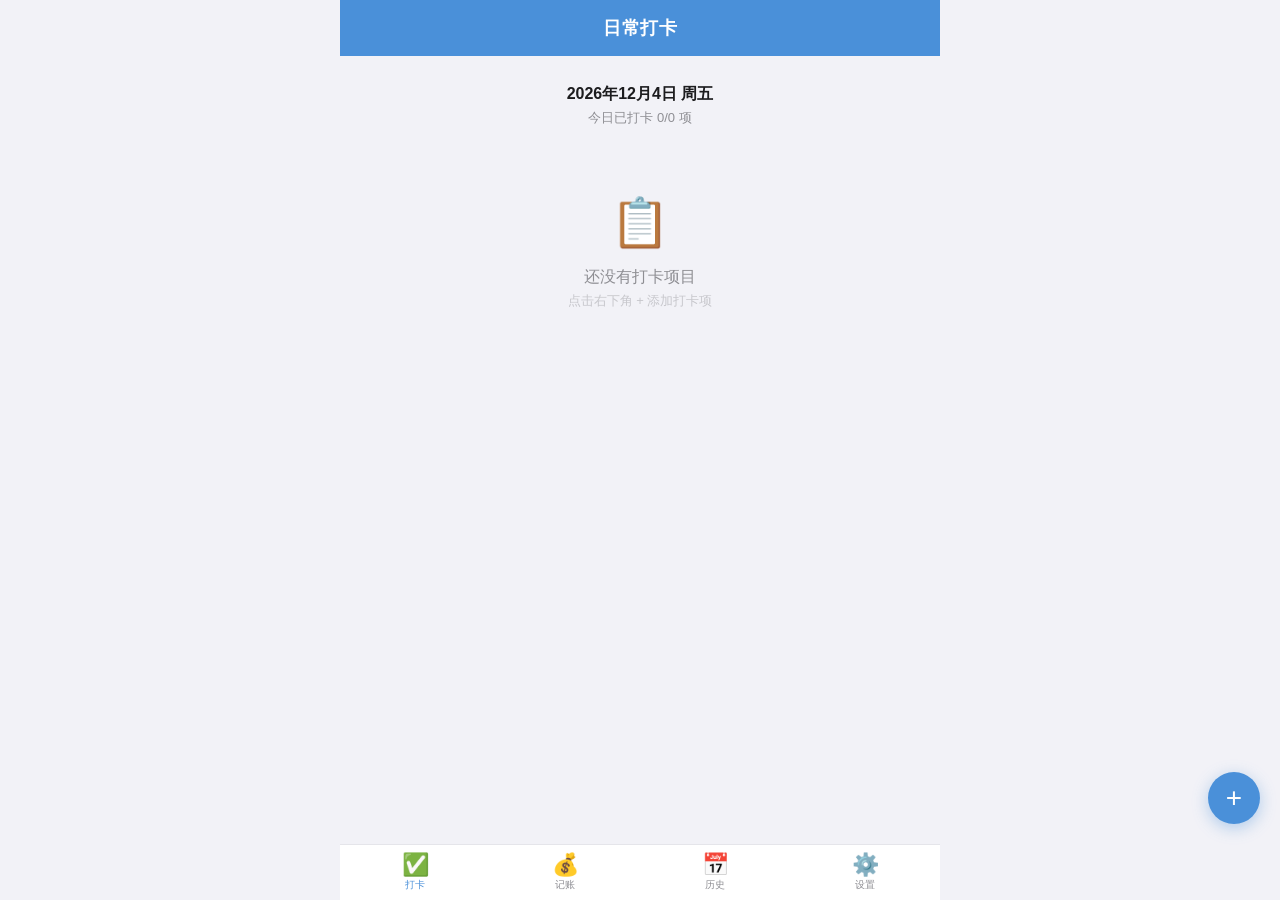
<file: index.html>
<!DOCTYPE html>
<html lang="zh-CN">
<head>
  <meta charset="UTF-8">
  <meta name="viewport" content="width=device-width, initial-scale=1.0, maximum-scale=1.0, user-scalable=no, viewport-fit=cover">
  <meta name="apple-mobile-web-app-capable" content="yes">
  <meta name="apple-mobile-web-app-status-bar-style" content="default">
  <meta name="apple-mobile-web-app-title" content="日常打卡">
  <meta name="theme-color" content="#4A90D9">
  <link rel="apple-touch-icon" sizes="120x120" href="icons/icon-120.png">
  <link rel="apple-touch-icon" sizes="152x152" href="icons/icon-152.png">
  <link rel="apple-touch-icon" sizes="167x167" href="icons/icon-167.png">
  <link rel="apple-touch-icon" sizes="180x180" href="icons/icon-180.png">
  <link rel="manifest" href="manifest.json">
  <link rel="stylesheet" href="css/style.css">
  <title>日常打卡</title>
</head>
<body>
  <div id="app">
    <header id="app-header">
      <h1 id="header-title">日常打卡</h1>
    </header>

    <main id="app-main">
      <section id="checkin-view" class="view active">
        <div id="today-info" class="today-info"></div>
        <div id="checkin-grid" class="checkin-grid"></div>
        <div id="empty-state" class="empty-state" style="display:none;">
          <div class="empty-icon">📋</div>
          <p>还没有打卡项目</p>
          <p class="empty-hint">点击右下角 + 添加打卡项</p>
        </div>
      </section>

      <section id="accounting-view" class="view">
        <div class="acct-month-nav">
          <button id="acct-month-prev" class="acct-month-btn">‹</button>
          <span id="acct-month-label" class="acct-month-label"></span>
          <button id="acct-month-next" class="acct-month-btn">›</button>
        </div>
        <div class="acct-summary">
          <div class="acct-summary-item">
            <span class="acct-summary-label">支出</span>
            <span id="acct-month-expense" class="acct-summary-value expense">¥0.00</span>
          </div>
          <div class="acct-summary-item">
            <span class="acct-summary-label">收入</span>
            <span id="acct-month-income" class="acct-summary-value income">¥0.00</span>
          </div>
          <div class="acct-summary-item">
            <span class="acct-summary-label">结余</span>
            <span id="acct-month-balance" class="acct-summary-value">¥0.00</span>
          </div>
        </div>
        <div class="acct-chart-section">
          <div id="acct-pie-chart" class="acct-pie-chart"></div>
        </div>
        <div class="acct-filter-bar">
          <input type="date" id="acct-date-filter" class="acct-date-filter">
          <button id="acct-clear-filter" class="acct-clear-filter" style="display:none;">清除</button>
        </div>
        <div id="acct-bill-list" class="acct-bill-list"></div>
        <button id="acct-fab" class="acct-fab">+</button>
      </section>

      <section id="history-view" class="view">
        <div id="calendar-container" class="calendar-container"></div>
        <div id="history-filter" class="history-filter">
          <select id="filter-item">
            <option value="all">全部项目</option>
          </select>
        </div>
        <div id="history-list" class="history-list"></div>
      </section>

      <section id="settings-view" class="view">
        <div class="settings-group">
          <h3 class="settings-title">音效设置</h3>
          <div class="sound-setting">
            <span class="sound-setting-label">点击音效</span>
            <button id="sound-toggle" class="sound-toggle" onclick="toggleSound()"></button>
          </div>
          <div class="sound-setting" id="sound-volume-row">
            <span class="sound-setting-label">音量</span>
            <div class="sound-volume-area">
              <span class="sound-volume-icon">🔈</span>
              <input type="range" id="sound-volume" class="sound-volume-slider" min="0" max="1" step="0.05" value="0.5" oninput="setSoundVolume(this.value); updateVolumeSlider();">
              <span id="sound-volume-label" class="sound-volume-label">50%</span>
            </div>
          </div>
        </div>
        <div class="settings-group">
          <h3 class="settings-title">打卡数据</h3>
          <button id="btn-export" class="settings-btn">📤 导出打卡 CSV</button>
          <button id="btn-import" class="settings-btn">📥 导入打卡 CSV</button>
          <input type="file" id="import-file" accept=".csv" style="display:none">
        </div>
        <div class="settings-group">
          <h3 class="settings-title">记账数据</h3>
          <button id="btn-export-acct" class="settings-btn">💰 导出记账 CSV</button>
          <button id="btn-import-acct" class="settings-btn">💰 导入记账 CSV</button>
          <input type="file" id="import-file-acct" accept=".csv" style="display:none">
        </div>
        <div class="settings-group">
          <h3 class="settings-title">数据管理</h3>
          <button id="btn-clear" class="settings-btn danger">🗑️ 清除全部数据</button>
        </div>
        <div class="settings-group">
          <h3 class="settings-title">关于</h3>
          <p class="settings-text">日常打卡 v1.5</p>
          <p class="settings-text">纯前端 PWA 应用，数据存储在本地</p>
          <p id="storage-info" class="settings-text storage-info"></p>
        </div>
      </section>
    </main>

    <nav id="tab-bar" class="tab-bar">
      <button class="tab-item active" data-view="checkin-view">
        <span class="tab-icon">✅</span>
        <span class="tab-label">打卡</span>
      </button>
      <button class="tab-item" data-view="accounting-view">
        <span class="tab-icon">💰</span>
        <span class="tab-label">记账</span>
      </button>
      <button class="tab-item" data-view="history-view">
        <span class="tab-icon">📅</span>
        <span class="tab-label">历史</span>
      </button>
      <button class="tab-item" data-view="settings-view">
        <span class="tab-icon">⚙️</span>
        <span class="tab-label">设置</span>
      </button>
    </nav>

    <button id="fab-add" class="fab" aria-label="添加打卡项">+</button>
  </div>

  <div id="add-bill-overlay" class="add-bill-overlay" style="display:none;">
    <div class="add-bill-panel">
      <div class="add-bill-header">
        <span class="add-bill-title">记一笔</span>
        <button class="add-bill-close" onclick="closeAddBillPanel()">✕</button>
      </div>
      <div class="add-bill-type">
        <button id="acct-type-expense" class="add-bill-type-btn active">支出</button>
        <button id="acct-type-income" class="add-bill-type-btn">收入</button>
      </div>
      <div class="add-bill-amount-row">
        <span class="add-bill-currency">¥</span>
        <span id="bill-amount-display" class="add-bill-amount">0.00</span>
      </div>
      <div id="bill-hint" class="bill-hint" style="display:none;"></div>
      <div id="category-grid" class="category-grid"></div>
      <div class="add-bill-meta">
        <input type="date" id="bill-date-input" class="add-bill-date">
        <input type="text" id="bill-note-input" class="add-bill-note" placeholder="添加备注..." maxlength="30">
      </div>
      <div class="numpad">
        <button class="numpad-key" data-key="1">1</button>
        <button class="numpad-key" data-key="2">2</button>
        <button class="numpad-key" data-key="3">3</button>
        <button class="numpad-key" data-key="4">4</button>
        <button class="numpad-key" data-key="5">5</button>
        <button class="numpad-key" data-key="6">6</button>
        <button class="numpad-key" data-key="7">7</button>
        <button class="numpad-key" data-key="8">8</button>
        <button class="numpad-key" data-key="9">9</button>
        <button class="numpad-key" data-key=".">.</button>
        <button class="numpad-key" data-key="0">0</button>
        <button class="numpad-key" data-key="00">00</button>
        <button class="numpad-key numpad-delete" data-key="delete">⌫</button>
        <button id="numpad-confirm" class="numpad-confirm">✓</button>
      </div>
    </div>
  </div>

  <div id="detail-overlay" class="detail-overlay">
    <div class="detail-panel">
      <div class="detail-header">
        <button class="detail-back" onclick="closeItemDetail()">‹ 返回</button>
        <div class="detail-title-area">
          <span id="detail-icon" class="detail-title-icon"></span>
          <span id="detail-name" class="detail-title-name"></span>
        </div>
        <div style="width:48px"></div>
      </div>
      <div id="detail-color-bar" class="detail-color-bar"></div>
      <div class="detail-scroll">
        <div class="detail-month-nav">
          <button class="detail-month-btn" onclick="detailPrevMonth()">‹</button>
          <span id="detail-month-label" class="detail-month-label"></span>
          <button class="detail-month-btn" onclick="detailNextMonth()">›</button>
        </div>
        <div class="detail-section">
          <div class="detail-section-title">月度热力图</div>
          <div id="detail-heatmap" class="detail-chart-area"></div>
        </div>
        <div class="detail-section">
          <div class="detail-section-title">统计概览</div>
          <div id="detail-stats" class="detail-stats-grid"></div>
        </div>
        <div class="detail-section">
          <div class="detail-section-title">星期分布</div>
          <div id="detail-weekday" class="detail-chart-area"></div>
        </div>
        <div class="detail-section">
          <div class="detail-section-title">每日打卡次数</div>
          <div id="detail-bar" class="detail-chart-area"></div>
        </div>
        <div id="detail-recent" class="detail-section"></div>
      </div>
    </div>
  </div>

  <div id="modal-overlay" class="modal-overlay" style="display:none;">
    <div id="modal" class="modal">
      <div class="modal-header">
        <h2 id="modal-title">添加打卡项</h2>
        <button id="modal-close" class="modal-close">&times;</button>
      </div>
      <div class="modal-body">
        <div class="form-group">
          <label for="item-name">项目名称</label>
          <input type="text" id="item-name" placeholder="如：洗头、运动、喝水" maxlength="20" required>
        </div>
        <div class="form-group">
          <label>选择图标</label>
          <div id="icon-picker" class="icon-picker"></div>
        </div>
        <div class="form-group">
          <label>选择颜色</label>
          <div id="color-picker" class="color-picker"></div>
        </div>
        <div class="form-group">
          <label>快速添加模板</label>
          <div id="template-list" class="template-list"></div>
        </div>
      </div>
      <div class="modal-footer">
        <button id="btn-delete-item" class="btn btn-danger" style="display:none;">删除</button>
        <button id="btn-cancel" class="btn btn-secondary">取消</button>
        <button id="btn-save" class="btn btn-primary">保存</button>
      </div>
    </div>
  </div>

  <div id="quick-menu-overlay" class="quick-menu-overlay" style="display:none;" onclick="closeQuickMenu()">
    <div id="quick-menu" class="quick-menu" onclick="event.stopPropagation()">
      <div class="quick-menu-header">
        <span id="quick-menu-icon" class="quick-menu-icon"></span>
        <span id="quick-menu-name" class="quick-menu-name"></span>
      </div>
      <div id="quick-menu-color" class="quick-menu-color"></div>
      <div class="quick-menu-items">
        <button class="quick-menu-item" onclick="openDetailFromQuickMenu()">📊 查看详情</button>
        <button class="quick-menu-item" onclick="openEditFromQuickMenu()">✏️ 编辑项目</button>
        <button class="quick-menu-item danger" onclick="deleteFromQuickMenu()">🗑️ 删除项目</button>
      </div>
      <button class="quick-menu-cancel" onclick="closeQuickMenu()">取消</button>
    </div>
  </div>

  <div id="toast" class="toast" style="display:none;"></div>
  <div id="siri-confirm" class="siri-confirm" style="display:none;">
    <div class="siri-confirm-content">
      <div class="siri-icon">✅</div>
      <p id="siri-message"></p>
      <button id="siri-close" class="btn btn-primary">好的</button>
    </div>
  </div>

  <script src="js/db.js"></script>
  <script src="js/accounting-db.js"></script>
  <script src="js/sound.js"></script>
  <script src="js/accounting.js"></script>
  <script src="js/calendar.js"></script>
  <script src="js/chart.js"></script>
  <script src="js/export.js"></script>
  <script src="js/app.js"></script>
</body>
</html>
</file>
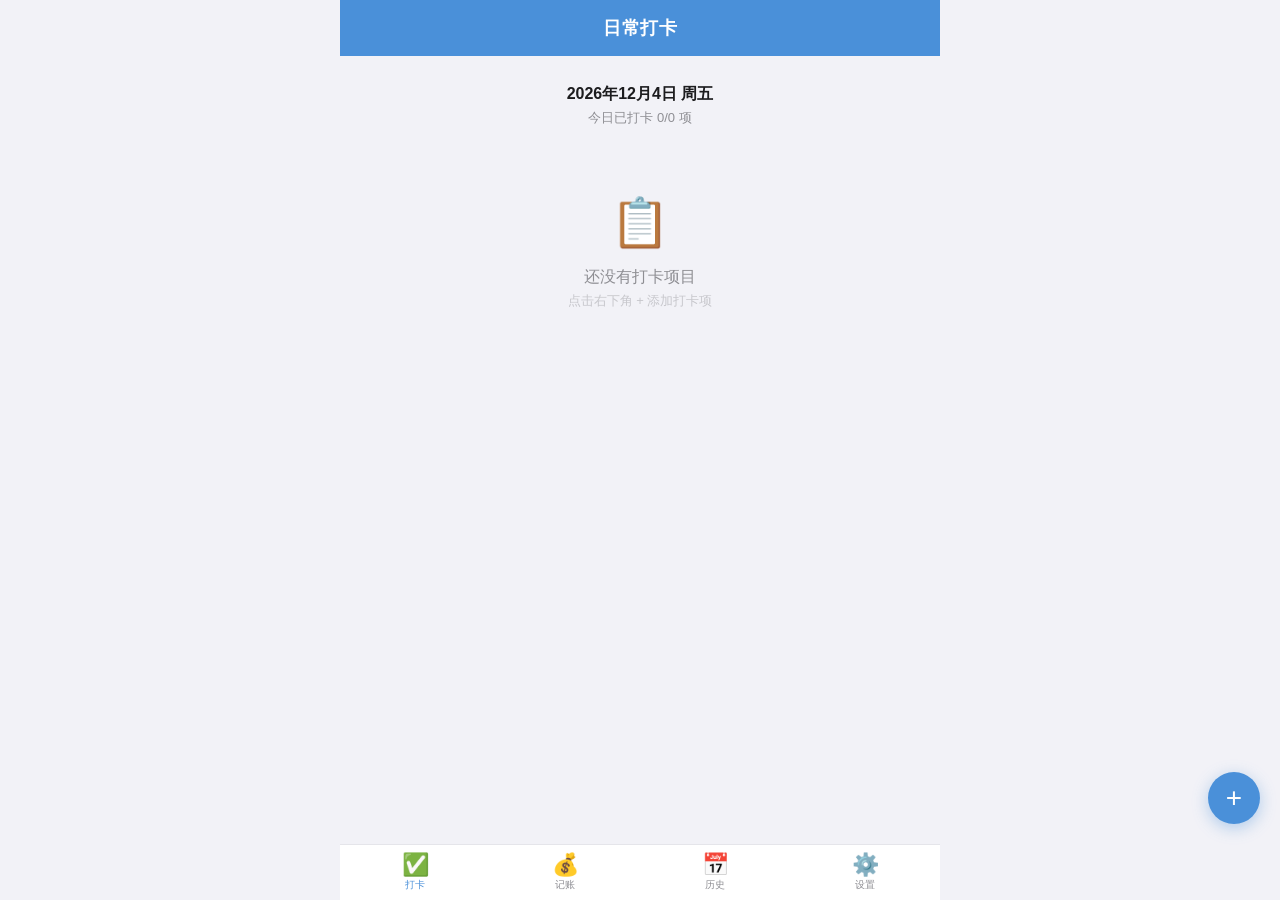
<file: css/index.html>
<!DOCTYPE html>
<html lang="zh-CN">
<head>
  <meta charset="UTF-8">
  <meta name="viewport" content="width=device-width, initial-scale=1.0, maximum-scale=1.0, user-scalable=no, viewport-fit=cover">
  <meta name="apple-mobile-web-app-capable" content="yes">
  <meta name="apple-mobile-web-app-status-bar-style" content="default">
  <meta name="apple-mobile-web-app-title" content="日常打卡">
  <meta name="theme-color" content="#4A90D9">
  <link rel="apple-touch-icon" sizes="120x120" href="icons/icon-120.png">
  <link rel="apple-touch-icon" sizes="152x152" href="icons/icon-152.png">
  <link rel="apple-touch-icon" sizes="167x167" href="icons/icon-167.png">
  <link rel="apple-touch-icon" sizes="180x180" href="icons/icon-180.png">
  <link rel="manifest" href="manifest.json">
  <link rel="stylesheet" href="css/style.css">
  <title>日常打卡</title>
</head>
<body>
  <div id="app">
    <header id="app-header">
      <h1 id="header-title">日常打卡</h1>
    </header>

    <main id="app-main">
      <section id="checkin-view" class="view active">
        <div id="today-info" class="today-info"></div>
        <div id="checkin-grid" class="checkin-grid"></div>
        <div id="empty-state" class="empty-state" style="display:none;">
          <div class="empty-icon">📋</div>
          <p>还没有打卡项目</p>
          <p class="empty-hint">点击右下角 + 添加打卡项</p>
        </div>
      </section>

      <section id="accounting-view" class="view">
        <div class="acct-month-nav">
          <button id="acct-month-prev" class="acct-month-btn">‹</button>
          <span id="acct-month-label" class="acct-month-label"></span>
          <button id="acct-month-next" class="acct-month-btn">›</button>
        </div>
        <div class="acct-summary">
          <div class="acct-summary-item">
            <span class="acct-summary-label">支出</span>
            <span id="acct-month-expense" class="acct-summary-value expense">¥0.00</span>
          </div>
          <div class="acct-summary-item">
            <span class="acct-summary-label">收入</span>
            <span id="acct-month-income" class="acct-summary-value income">¥0.00</span>
          </div>
          <div class="acct-summary-item">
            <span class="acct-summary-label">结余</span>
            <span id="acct-month-balance" class="acct-summary-value">¥0.00</span>
          </div>
        </div>
        <div class="acct-chart-section">
          <div id="acct-pie-chart" class="acct-pie-chart"></div>
        </div>
        <div class="acct-filter-bar">
          <input type="date" id="acct-date-filter" class="acct-date-filter">
          <button id="acct-clear-filter" class="acct-clear-filter" style="display:none;">清除</button>
        </div>
        <div id="acct-bill-list" class="acct-bill-list"></div>
        <button id="acct-fab" class="acct-fab">+</button>
      </section>

      <section id="history-view" class="view">
        <div id="calendar-container" class="calendar-container"></div>
        <div id="history-filter" class="history-filter">
          <select id="filter-item">
            <option value="all">全部项目</option>
          </select>
        </div>
        <div id="history-list" class="history-list"></div>
      </section>

      <section id="settings-view" class="view">
        <div class="settings-group">
          <h3 class="settings-title">音效设置</h3>
          <div class="sound-setting">
            <span class="sound-setting-label">点击音效</span>
            <button id="sound-toggle" class="sound-toggle" onclick="toggleSound()"></button>
          </div>
          <div class="sound-setting" id="sound-volume-row">
            <span class="sound-setting-label">音量</span>
            <div class="sound-volume-area">
              <span class="sound-volume-icon">🔈</span>
              <input type="range" id="sound-volume" class="sound-volume-slider" min="0" max="1" step="0.05" value="0.5" oninput="setSoundVolume(this.value); updateVolumeSlider();">
              <span id="sound-volume-label" class="sound-volume-label">50%</span>
            </div>
          </div>
        </div>
        <div class="settings-group">
          <h3 class="settings-title">打卡数据</h3>
          <button id="btn-export" class="settings-btn">📤 导出打卡 CSV</button>
          <button id="btn-import" class="settings-btn">📥 导入打卡 CSV</button>
          <input type="file" id="import-file" accept=".csv" style="display:none">
        </div>
        <div class="settings-group">
          <h3 class="settings-title">记账数据</h3>
          <button id="btn-export-acct" class="settings-btn">💰 导出记账 CSV</button>
          <button id="btn-import-acct" class="settings-btn">💰 导入记账 CSV</button>
          <input type="file" id="import-file-acct" accept=".csv" style="display:none">
        </div>
        <div class="settings-group">
          <h3 class="settings-title">数据管理</h3>
          <button id="btn-clear" class="settings-btn danger">🗑️ 清除全部数据</button>
        </div>
        <div class="settings-group">
          <h3 class="settings-title">关于</h3>
          <p class="settings-text">日常打卡 v1.5</p>
          <p class="settings-text">纯前端 PWA 应用，数据存储在本地</p>
          <p id="storage-info" class="settings-text storage-info"></p>
        </div>
      </section>
    </main>

    <nav id="tab-bar" class="tab-bar">
      <button class="tab-item active" data-view="checkin-view">
        <span class="tab-icon">✅</span>
        <span class="tab-label">打卡</span>
      </button>
      <button class="tab-item" data-view="accounting-view">
        <span class="tab-icon">💰</span>
        <span class="tab-label">记账</span>
      </button>
      <button class="tab-item" data-view="history-view">
        <span class="tab-icon">📅</span>
        <span class="tab-label">历史</span>
      </button>
      <button class="tab-item" data-view="settings-view">
        <span class="tab-icon">⚙️</span>
        <span class="tab-label">设置</span>
      </button>
    </nav>

    <button id="fab-add" class="fab" aria-label="添加打卡项">+</button>
  </div>

  <div id="add-bill-overlay" class="add-bill-overlay" style="display:none;">
    <div class="add-bill-panel">
      <div class="add-bill-header">
        <span class="add-bill-title">记一笔</span>
        <button class="add-bill-close" onclick="closeAddBillPanel()">✕</button>
      </div>
      <div class="add-bill-type">
        <button id="acct-type-expense" class="add-bill-type-btn active">支出</button>
        <button id="acct-type-income" class="add-bill-type-btn">收入</button>
      </div>
      <div class="add-bill-amount-row">
        <span class="add-bill-currency">¥</span>
        <span id="bill-amount-display" class="add-bill-amount">0.00</span>
      </div>
      <div id="category-grid" class="category-grid"></div>
      <div class="add-bill-meta">
        <input type="date" id="bill-date-input" class="add-bill-date">
        <input type="text" id="bill-note-input" class="add-bill-note" placeholder="添加备注..." maxlength="30">
      </div>
      <div class="numpad">
        <button class="numpad-key" data-key="1">1</button>
        <button class="numpad-key" data-key="2">2</button>
        <button class="numpad-key" data-key="3">3</button>
        <button class="numpad-key" data-key="4">4</button>
        <button class="numpad-key" data-key="5">5</button>
        <button class="numpad-key" data-key="6">6</button>
        <button class="numpad-key" data-key="7">7</button>
        <button class="numpad-key" data-key="8">8</button>
        <button class="numpad-key" data-key="9">9</button>
        <button class="numpad-key" data-key=".">.</button>
        <button class="numpad-key" data-key="0">0</button>
        <button class="numpad-key" data-key="00">00</button>
        <button class="numpad-key numpad-delete" data-key="delete">⌫</button>
        <button id="numpad-confirm" class="numpad-confirm">✓</button>
      </div>
    </div>
  </div>

  <div id="detail-overlay" class="detail-overlay">
    <div class="detail-panel">
      <div class="detail-header">
        <button class="detail-back" onclick="closeItemDetail()">‹ 返回</button>
        <div class="detail-title-area">
          <span id="detail-icon" class="detail-title-icon"></span>
          <span id="detail-name" class="detail-title-name"></span>
        </div>
        <div style="width:48px"></div>
      </div>
      <div id="detail-color-bar" class="detail-color-bar"></div>
      <div class="detail-scroll">
        <div class="detail-month-nav">
          <button class="detail-month-btn" onclick="detailPrevMonth()">‹</button>
          <span id="detail-month-label" class="detail-month-label"></span>
          <button class="detail-month-btn" onclick="detailNextMonth()">›</button>
        </div>
        <div class="detail-section">
          <div class="detail-section-title">月度热力图</div>
          <div id="detail-heatmap" class="detail-chart-area"></div>
        </div>
        <div class="detail-section">
          <div class="detail-section-title">统计概览</div>
          <div id="detail-stats" class="detail-stats-grid"></div>
        </div>
        <div class="detail-section">
          <div class="detail-section-title">星期分布</div>
          <div id="detail-weekday" class="detail-chart-area"></div>
        </div>
        <div class="detail-section">
          <div class="detail-section-title">每日打卡次数</div>
          <div id="detail-bar" class="detail-chart-area"></div>
        </div>
        <div id="detail-recent" class="detail-section"></div>
      </div>
    </div>
  </div>

  <div id="modal-overlay" class="modal-overlay" style="display:none;">
    <div id="modal" class="modal">
      <div class="modal-header">
        <h2 id="modal-title">添加打卡项</h2>
        <button id="modal-close" class="modal-close">&times;</button>
      </div>
      <div class="modal-body">
        <div class="form-group">
          <label for="item-name">项目名称</label>
          <input type="text" id="item-name" placeholder="如：洗头、运动、喝水" maxlength="20" required>
        </div>
        <div class="form-group">
          <label>选择图标</label>
          <div id="icon-picker" class="icon-picker"></div>
        </div>
        <div class="form-group">
          <label>选择颜色</label>
          <div id="color-picker" class="color-picker"></div>
        </div>
        <div class="form-group">
          <label>快速添加模板</label>
          <div id="template-list" class="template-list"></div>
        </div>
      </div>
      <div class="modal-footer">
        <button id="btn-delete-item" class="btn btn-danger" style="display:none;">删除</button>
        <button id="btn-cancel" class="btn btn-secondary">取消</button>
        <button id="btn-save" class="btn btn-primary">保存</button>
      </div>
    </div>
  </div>

  <div id="quick-menu-overlay" class="quick-menu-overlay" style="display:none;" onclick="closeQuickMenu()">
    <div id="quick-menu" class="quick-menu" onclick="event.stopPropagation()">
      <div class="quick-menu-header">
        <span id="quick-menu-icon" class="quick-menu-icon"></span>
        <span id="quick-menu-name" class="quick-menu-name"></span>
      </div>
      <div id="quick-menu-color" class="quick-menu-color"></div>
      <div class="quick-menu-items">
        <button class="quick-menu-item" onclick="openDetailFromQuickMenu()">📊 查看详情</button>
        <button class="quick-menu-item" onclick="openEditFromQuickMenu()">✏️ 编辑项目</button>
        <button class="quick-menu-item danger" onclick="deleteFromQuickMenu()">🗑️ 删除项目</button>
      </div>
      <button class="quick-menu-cancel" onclick="closeQuickMenu()">取消</button>
    </div>
  </div>

  <div id="toast" class="toast" style="display:none;"></div>
  <div id="siri-confirm" class="siri-confirm" style="display:none;">
    <div class="siri-confirm-content">
      <div class="siri-icon">✅</div>
      <p id="siri-message"></p>
      <button id="siri-close" class="btn btn-primary">好的</button>
    </div>
  </div>

  <script src="js/db.js"></script>
  <script src="js/accounting-db.js"></script>
  <script src="js/sound.js"></script>
  <script src="js/accounting.js"></script>
  <script src="js/calendar.js"></script>
  <script src="js/chart.js"></script>
  <script src="js/export.js"></script>
  <script src="js/app.js"></script>
</body>
</html>
</file>
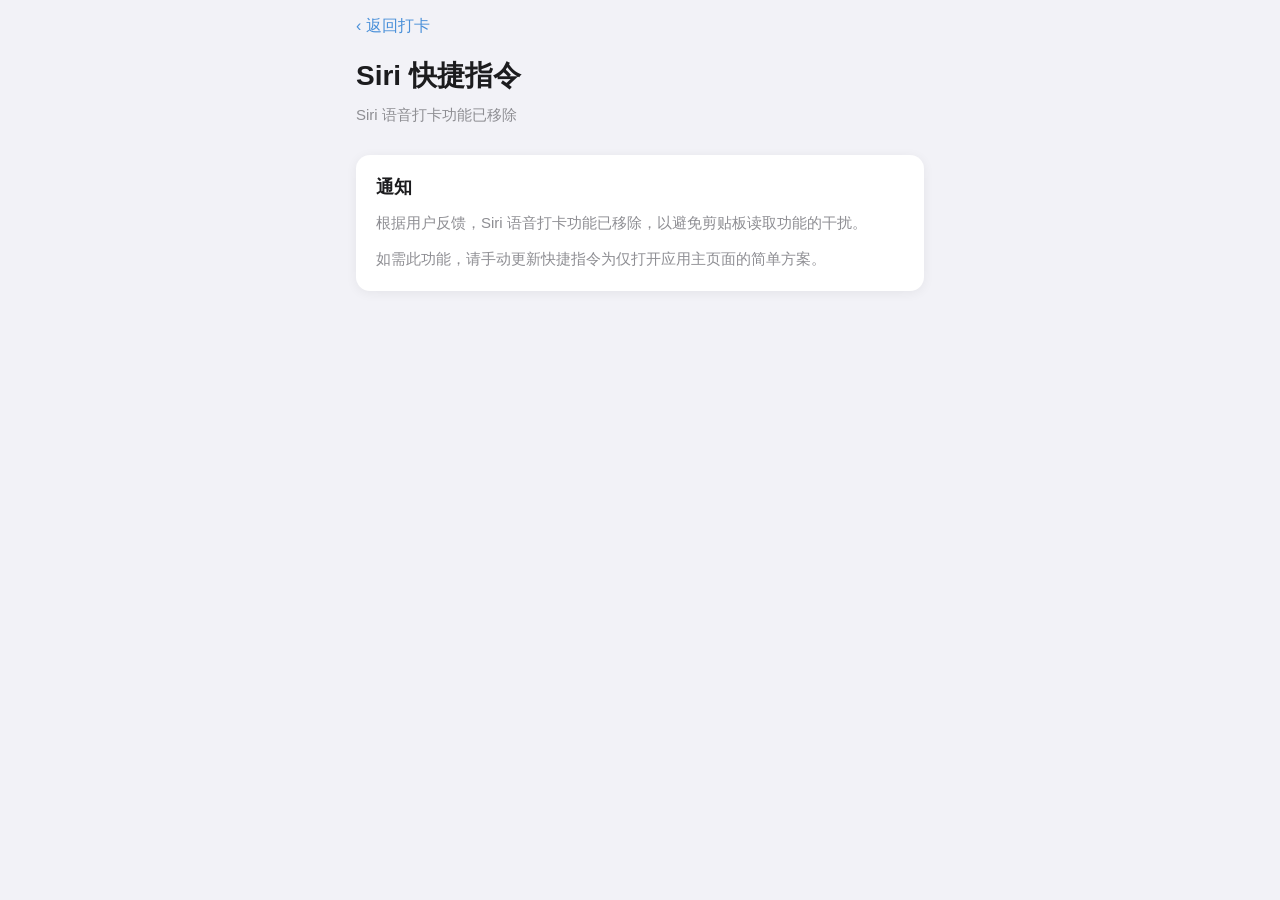
<file: siri-guide.html>
<!DOCTYPE html>
<html lang="zh-CN">
<head>
  <meta charset="UTF-8">
  <meta name="viewport" content="width=device-width, initial-scale=1.0, viewport-fit=cover">
  <meta name="apple-mobile-web-app-status-bar-style" content="default">
  <meta name="apple-mobile-web-app-title" content="日常打卡">
  <title>Siri 快捷指令</title>
  <style>
    :root {
      --primary: #4A90D9;
      --bg: #F2F2F7;
      --card-bg: #FFFFFF;
      --text: #1C1C1E;
      --text-secondary: #8E8E93;
      --border: #E5E5EA;
      --safe-top: env(safe-area-inset-top, 0px);
      --safe-bottom: env(safe-area-inset-bottom, 0px);
    }
    @media (prefers-color-scheme: dark) {
      :root {
        --bg: #000000;
        --card-bg: #1C1C1E;
        --text: #FFFFFF;
        --text-secondary: #98989D;
        --border: #38383A;
      }
    }
    * { margin: 0; padding: 0; box-sizing: border-box; }
    body {
      font-family: -apple-system, BlinkMacSystemFont, "SF Pro Text", "Helvetica Neue", sans-serif;
      background: var(--bg);
      color: var(--text);
      -webkit-font-smoothing: antialiased;
      padding: calc(var(--safe-top) + 16px) 16px calc(var(--safe-bottom) + 32px);
      max-width: 600px;
      margin: 0 auto;
    }
    .back-link {
      display: inline-flex;
      align-items: center;
      gap: 4px;
      color: var(--primary);
      text-decoration: none;
      font-size: 16px;
      margin-bottom: 20px;
      font-weight: 500;
    }
    h1 { font-size: 28px; font-weight: 700; margin-bottom: 8px; }
    .subtitle {
      color: var(--text-secondary);
      font-size: 15px;
      margin-bottom: 28px;
      line-height: 1.6;
    }
    .card {
      background: var(--card-bg);
      border-radius: 14px;
      padding: 20px;
      margin-bottom: 16px;
      box-shadow: 0 2px 12px rgba(0,0,0,0.06);
    }
    .card h2 {
      font-size: 18px;
      font-weight: 600;
      margin-bottom: 12px;
    }
    .card p {
      font-size: 15px;
      line-height: 1.6;
      color: var(--text-secondary);
    }
  </style>
</head>
<body>
  <a href="index.html" class="back-link">‹ 返回打卡</a>

  <h1>Siri 快捷指令</h1>
  <p class="subtitle">Siri 语音打卡功能已移除</p>

  <div class="card">
    <h2>通知</h2>
    <p>根据用户反馈，Siri 语音打卡功能已移除，以避免剪贴板读取功能的干扰。</p>
    <p style="margin-top: 12px;">如需此功能，请手动更新快捷指令为仅打开应用主页面的简单方案。</p>
  </div>
</body>
</html>
</file>
<file: css/style.css>
:root {
  --primary: #4A90D9;
  --primary-light: #6BA5E7;
  --primary-dark: #3570B0;
  --success: #34C759;
  --danger: #FF3B30;
  --warning: #FF9500;
  --bg: #F2F2F7;
  --card-bg: #FFFFFF;
  --text: #1C1C1E;
  --text-secondary: #8E8E93;
  --text-tertiary: #C7C7CC;
  --border: #E5E5EA;
  --shadow: 0 2px 12px rgba(0,0,0,0.08);
  --radius: 14px;
  --radius-sm: 10px;
  --safe-top: env(safe-area-inset-top, 0px);
  --safe-bottom: env(safe-area-inset-bottom, 0px);
  --tab-height: 56px;
  --header-height: 56px;
}

@media (prefers-color-scheme: dark) {
  :root {
    --bg: #000000;
    --card-bg: #1C1C1E;
    --text: #FFFFFF;
    --text-secondary: #98989D;
    --text-tertiary: #48484A;
    --border: #38383A;
    --shadow: 0 2px 12px rgba(0,0,0,0.3);
  }
}

* {
  margin: 0;
  padding: 0;
  box-sizing: border-box;
  -webkit-tap-highlight-color: transparent;
  -webkit-touch-callout: none;
}

html, body {
  height: 100%;
  overflow: hidden;
  font-family: -apple-system, BlinkMacSystemFont, "SF Pro Text", "Helvetica Neue", sans-serif;
  background: var(--bg);
  color: var(--text);
  -webkit-font-smoothing: antialiased;
}

#app {
  display: flex;
  flex-direction: column;
  height: 100%;
  max-width: 600px;
  margin: 0 auto;
  position: relative;
}

#app-header {
  flex-shrink: 0;
  height: var(--header-height);
  padding-top: var(--safe-top);
  display: flex;
  align-items: center;
  justify-content: center;
  background: var(--primary);
  color: #fff;
  position: relative;
  z-index: 10;
}

#app-header h1 {
  font-size: 18px;
  font-weight: 600;
  letter-spacing: 0.5px;
}

#app-main {
  flex: 1;
  overflow-y: auto;
  overflow-x: hidden;
  -webkit-overflow-scrolling: touch;
  padding-bottom: calc(var(--tab-height) + var(--safe-bottom) + 10px);
}

.view {
  display: none;
  padding: 16px;
  animation: fadeIn 0.2s ease;
}

.view.active {
  display: block;
}

@keyframes fadeIn {
  from { opacity: 0; transform: translateY(8px); }
  to { opacity: 1; transform: translateY(0); }
}

.today-info {
  text-align: center;
  padding: 12px 0 8px;
  color: var(--text-secondary);
  font-size: 14px;
}

.today-info .date-str {
  font-size: 16px;
  font-weight: 600;
  color: var(--text);
  margin-bottom: 4px;
}

.today-info .progress-text {
  font-size: 13px;
}

.checkin-grid {
  display: grid;
  grid-template-columns: repeat(auto-fill, minmax(100px, 1fr));
  gap: 12px;
  padding: 8px 0;
}

.checkin-card {
  background: var(--card-bg);
  border-radius: var(--radius);
  padding: 16px 8px;
  display: flex;
  flex-direction: column;
  align-items: center;
  gap: 8px;
  box-shadow: var(--shadow);
  cursor: pointer;
  transition: transform 0.15s ease, box-shadow 0.15s ease;
  position: relative;
  overflow: hidden;
  user-select: none;
  -webkit-user-select: none;
  -webkit-touch-callout: none;
  -webkit-tap-highlight-color: transparent;
  touch-action: manipulation;
}

.checkin-card:active {
  transform: scale(0.95);
}

.checkin-card.checked {
  opacity: 0.7;
}

.checkin-card.checked::after {
  content: '';
  position: absolute;
  top: 0;
  left: 0;
  right: 0;
  bottom: 0;
  background: rgba(52, 199, 89, 0.08);
  pointer-events: none;
}

.checkin-card .card-icon {
  font-size: 32px;
  line-height: 1;
}

.checkin-card .card-name {
  font-size: 13px;
  font-weight: 500;
  text-align: center;
  color: var(--text);
  line-height: 1.3;
  word-break: break-all;
}

.checkin-card .card-time {
  font-size: 11px;
  color: var(--success);
  font-weight: 500;
}

.checkin-card .card-check {
  position: absolute;
  top: 6px;
  right: 6px;
  width: 20px;
  height: 20px;
  border-radius: 50%;
  background: var(--success);
  color: #fff;
  font-size: 12px;
  display: flex;
  align-items: center;
  justify-content: center;
  animation: popIn 0.3s cubic-bezier(0.175, 0.885, 0.32, 1.275);
}

@keyframes popIn {
  0% { transform: scale(0); }
  100% { transform: scale(1); }
}

@keyframes checkinPulse {
  0% { box-shadow: 0 0 0 0 rgba(52, 199, 89, 0.4); }
  70% { box-shadow: 0 0 0 12px rgba(52, 199, 89, 0); }
  100% { box-shadow: 0 0 0 0 rgba(52, 199, 89, 0); }
}

.checkin-card.pulse {
  animation: checkinPulse 0.6s ease-out;
}

.empty-state {
  text-align: center;
  padding: 60px 20px;
  color: var(--text-secondary);
}

.empty-icon {
  font-size: 48px;
  margin-bottom: 16px;
}

.empty-state p {
  font-size: 16px;
  margin-bottom: 4px;
}

.empty-hint {
  font-size: 13px !important;
  color: var(--text-tertiary);
}

.tab-bar {
  flex-shrink: 0;
  display: flex;
  height: var(--tab-height);
  padding-bottom: var(--safe-bottom);
  background: var(--card-bg);
  border-top: 0.5px solid var(--border);
  position: relative;
  z-index: 10;
}

.tab-item {
  flex: 1;
  display: flex;
  flex-direction: column;
  align-items: center;
  justify-content: center;
  gap: 2px;
  background: none;
  border: none;
  color: var(--text-secondary);
  font-size: 10px;
  cursor: pointer;
  transition: color 0.2s;
  padding: 0;
}

.tab-item.active {
  color: var(--primary);
}

.tab-icon {
  font-size: 22px;
  line-height: 1;
}

.tab-label {
  font-weight: 500;
}

.fab {
  position: fixed;
  bottom: calc(var(--tab-height) + var(--safe-bottom) + 20px);
  right: 20px;
  width: 52px;
  height: 52px;
  border-radius: 50%;
  background: var(--primary);
  color: #fff;
  font-size: 28px;
  font-weight: 300;
  border: none;
  box-shadow: 0 4px 16px rgba(74, 144, 217, 0.4);
  cursor: pointer;
  display: flex;
  align-items: center;
  justify-content: center;
  transition: transform 0.15s, box-shadow 0.15s;
  z-index: 20;
}

.fab:active {
  transform: scale(0.9);
  box-shadow: 0 2px 8px rgba(74, 144, 217, 0.3);
}

.modal-overlay {
  position: fixed;
  inset: 0;
  background: rgba(0,0,0,0.4);
  z-index: 100;
  display: flex;
  align-items: flex-end;
  justify-content: center;
  animation: overlayIn 0.2s ease;
}

@keyframes overlayIn {
  from { opacity: 0; }
  to { opacity: 1; }
}

.modal {
  background: var(--card-bg);
  border-radius: 16px 16px 0 0;
  width: 100%;
  max-width: 600px;
  max-height: 85vh;
  overflow-y: auto;
  -webkit-overflow-scrolling: touch;
  animation: slideUp 0.3s cubic-bezier(0.2, 0.9, 0.3, 1);
}

@keyframes slideUp {
  from { transform: translateY(100%); }
  to { transform: translateY(0); }
}

.modal-header {
  display: flex;
  align-items: center;
  justify-content: space-between;
  padding: 18px 20px;
  border-bottom: 0.5px solid var(--border);
  position: sticky;
  top: 0;
  background: var(--card-bg);
  z-index: 1;
}

.modal-header h2 {
  font-size: 17px;
  font-weight: 600;
}

.modal-close {
  width: 30px;
  height: 30px;
  border-radius: 50%;
  background: var(--bg);
  border: none;
  font-size: 18px;
  color: var(--text-secondary);
  cursor: pointer;
  display: flex;
  align-items: center;
  justify-content: center;
}

.modal-body {
  padding: 20px;
}

.form-group {
  margin-bottom: 20px;
}

.form-group label {
  display: block;
  font-size: 13px;
  font-weight: 600;
  color: var(--text-secondary);
  margin-bottom: 8px;
  text-transform: uppercase;
  letter-spacing: 0.5px;
}

.form-group input[type="text"] {
  width: 100%;
  padding: 12px 14px;
  border: 1.5px solid var(--border);
  border-radius: var(--radius-sm);
  font-size: 16px;
  background: var(--bg);
  color: var(--text);
  outline: none;
  transition: border-color 0.2s;
}

.form-group input[type="text"]:focus {
  border-color: var(--primary);
}

.icon-picker {
  display: flex;
  flex-wrap: wrap;
  gap: 8px;
}

.icon-option {
  width: 44px;
  height: 44px;
  border-radius: var(--radius-sm);
  border: 2px solid transparent;
  background: var(--bg);
  font-size: 24px;
  cursor: pointer;
  display: flex;
  align-items: center;
  justify-content: center;
  transition: border-color 0.15s, transform 0.15s;
}

.icon-option:active {
  transform: scale(0.9);
}

.icon-option.selected {
  border-color: var(--primary);
  background: rgba(74, 144, 217, 0.1);
}

.color-picker {
  display: flex;
  flex-wrap: wrap;
  gap: 10px;
}

.color-option {
  width: 36px;
  height: 36px;
  border-radius: 50%;
  cursor: pointer;
  border: 3px solid transparent;
  transition: transform 0.15s, border-color 0.15s;
  position: relative;
}

.color-option:active {
  transform: scale(0.9);
}

.color-option.selected {
  border-color: var(--text);
}

.color-option.selected::after {
  content: '✓';
  position: absolute;
  inset: 0;
  display: flex;
  align-items: center;
  justify-content: center;
  color: #fff;
  font-size: 14px;
  font-weight: 700;
  text-shadow: 0 1px 2px rgba(0,0,0,0.3);
}

.template-list {
  display: flex;
  flex-wrap: wrap;
  gap: 8px;
}

.template-item {
  padding: 8px 14px;
  border-radius: 20px;
  background: var(--bg);
  border: 1px solid var(--border);
  font-size: 14px;
  cursor: pointer;
  transition: background 0.15s;
  display: flex;
  align-items: center;
  gap: 4px;
}

.template-item:active {
  background: var(--border);
}

.modal-footer {
  display: flex;
  gap: 10px;
  padding: 16px 20px;
  border-top: 0.5px solid var(--border);
  position: sticky;
  bottom: 0;
  background: var(--card-bg);
}

.btn {
  padding: 12px 20px;
  border-radius: var(--radius-sm);
  border: none;
  font-size: 15px;
  font-weight: 600;
  cursor: pointer;
  transition: opacity 0.15s, transform 0.15s;
  flex: 1;
}

.btn:active {
  transform: scale(0.97);
  opacity: 0.8;
}

.btn-primary {
  background: var(--primary);
  color: #fff;
}

.btn-secondary {
  background: var(--bg);
  color: var(--text);
}

.btn-danger {
  background: var(--danger);
  color: #fff;
}

.toast {
  position: fixed;
  top: calc(var(--safe-top) + 70px);
  left: 50%;
  transform: translateX(-50%);
  background: var(--text);
  color: var(--bg);
  padding: 12px 24px;
  border-radius: 24px;
  font-size: 14px;
  font-weight: 500;
  z-index: 9999;
  animation: toastIn 0.3s ease;
  white-space: nowrap;
  max-width: 90%;
  text-align: center;
}

@keyframes toastIn {
  from { opacity: 0; transform: translateX(-50%) translateY(-10px); }
  to { opacity: 1; transform: translateX(-50%) translateY(0); }
}

.siri-confirm {
  position: fixed;
  inset: 0;
  background: rgba(0,0,0,0.5);
  z-index: 300;
  display: flex;
  align-items: center;
  justify-content: center;
  padding: 20px;
}

.siri-confirm-content {
  background: var(--card-bg);
  border-radius: 20px;
  padding: 32px 24px;
  text-align: center;
  width: 100%;
  max-width: 320px;
  animation: popIn 0.3s cubic-bezier(0.175, 0.885, 0.32, 1.275);
}

.siri-icon {
  font-size: 56px;
  margin-bottom: 16px;
}

.siri-confirm-content p {
  font-size: 17px;
  font-weight: 500;
  margin-bottom: 20px;
  line-height: 1.5;
}

.calendar-container {
  margin-bottom: 16px;
}

.calendar-header {
  display: flex;
  align-items: center;
  justify-content: space-between;
  padding: 8px 0 12px;
}

.calendar-header .month-label {
  font-size: 17px;
  font-weight: 600;
}

.calendar-nav {
  background: none;
  border: none;
  font-size: 22px;
  color: var(--primary);
  cursor: pointer;
  padding: 4px 12px;
  border-radius: 8px;
}

.calendar-nav:active {
  background: var(--bg);
}

.calendar-weekdays {
  display: grid;
  grid-template-columns: repeat(7, 1fr);
  text-align: center;
  font-size: 12px;
  color: var(--text-secondary);
  font-weight: 600;
  margin-bottom: 4px;
}

.calendar-days {
  display: grid;
  grid-template-columns: repeat(7, 1fr);
  gap: 2px;
}

.calendar-day {
  aspect-ratio: 1;
  display: flex;
  flex-direction: column;
  align-items: center;
  justify-content: center;
  border-radius: 10px;
  font-size: 14px;
  cursor: pointer;
  position: relative;
  transition: background 0.15s;
}

.calendar-day:active {
  background: var(--bg);
}

.calendar-day.other-month {
  color: var(--text-tertiary);
}

.calendar-day.today {
  font-weight: 700;
  color: var(--primary);
}

.calendar-day.selected {
  background: var(--primary);
  color: #fff;
  font-weight: 600;
}

.calendar-day .dot {
  width: 5px;
  height: 5px;
  border-radius: 50%;
  background: var(--primary);
  position: absolute;
  bottom: 3px;
}

.calendar-day.selected .dot {
  background: #fff;
}

.history-filter {
  margin-bottom: 12px;
}

.history-filter select {
  width: 100%;
  padding: 10px 14px;
  border: 1.5px solid var(--border);
  border-radius: var(--radius-sm);
  font-size: 15px;
  background: var(--card-bg);
  color: var(--text);
  appearance: none;
  -webkit-appearance: none;
  background-image: url("data:image/svg+xml,%3Csvg xmlns='http://www.w3.org/2000/svg' width='12' height='12' viewBox='0 0 12 12'%3E%3Cpath fill='%238E8E93' d='M6 8L1 3h10z'/%3E%3C/svg%3E");
  background-repeat: no-repeat;
  background-position: right 14px center;
}

.history-list {
  display: flex;
  flex-direction: column;
  gap: 12px;
}

.history-date-group {
  background: var(--card-bg);
  border-radius: var(--radius);
  overflow: hidden;
  box-shadow: var(--shadow);
}

.history-date-header {
  padding: 12px 16px;
  font-size: 14px;
  font-weight: 600;
  color: var(--text-secondary);
  background: var(--bg);
  position: sticky;
  top: 0;
}

.history-record {
  display: flex;
  align-items: center;
  gap: 12px;
  padding: 12px 16px;
  border-bottom: 0.5px solid var(--border);
}

.history-record:last-child {
  border-bottom: none;
}

.history-record .record-icon {
  font-size: 24px;
}

.history-record .record-info {
  flex: 1;
}

.history-record .record-name {
  font-size: 15px;
  font-weight: 500;
}

.history-record .record-time {
  font-size: 12px;
  color: var(--text-secondary);
}

.history-record .record-delete {
  background: none;
  border: none;
  font-size: 18px;
  color: var(--text-tertiary);
  cursor: pointer;
  padding: 4px;
}

.history-record .record-delete:active {
  color: var(--danger);
}

.history-empty {
  text-align: center;
  padding: 40px 20px;
  color: var(--text-secondary);
  font-size: 15px;
}

.makeup-section {
  margin-top: 16px;
}

.makeup-title {
  font-size: 13px;
  font-weight: 600;
  color: var(--text-secondary);
  text-transform: uppercase;
  letter-spacing: 0.5px;
  padding: 8px 0;
}

.makeup-grid {
  display: flex;
  flex-wrap: wrap;
  gap: 8px;
}

.makeup-item {
  display: flex;
  align-items: center;
  gap: 6px;
  padding: 8px 14px;
  background: var(--card-bg);
  border: 1.5px solid var(--border);
  border-radius: 20px;
  font-size: 14px;
  cursor: pointer;
  transition: background 0.15s, transform 0.1s;
  color: var(--text);
}

.makeup-item:active {
  transform: scale(0.95);
  background: var(--bg);
}

.makeup-item-icon {
  font-size: 18px;
}

.makeup-item-name {
  font-weight: 500;
}

.makeup-item-action {
  font-size: 12px;
  font-weight: 600;
  color: var(--primary);
  background: rgba(74, 144, 217, 0.1);
  padding: 2px 8px;
  border-radius: 10px;
}

.detail-overlay {
  position: fixed;
  inset: 0;
  z-index: 1000;
  background: var(--bg);
  transform: translateX(100%);
  transition: transform 0.3s cubic-bezier(0.4, 0, 0.2, 1);
  display: flex;
  flex-direction: column;
}

.detail-overlay.active {
  transform: translateX(0);
}

.detail-panel {
  width: 100%;
  height: 100%;
  display: flex;
  flex-direction: column;
  padding-top: env(safe-area-inset-top, 0px);
}

.detail-header {
  display: flex;
  align-items: center;
  justify-content: space-between;
  padding: 12px 16px;
  background: var(--card-bg);
  border-bottom: 1px solid var(--border);
  flex-shrink: 0;
}

.detail-back {
  background: none;
  border: none;
  font-size: 28px;
  color: var(--primary);
  cursor: pointer;
  padding: 4px 8px;
  font-weight: 300;
  line-height: 1;
}

.detail-title-area {
  display: flex;
  align-items: center;
  gap: 8px;
}

.detail-title-icon {
  font-size: 24px;
}

.detail-title-name {
  font-size: 18px;
  font-weight: 600;
  color: var(--text);
}

.detail-color-bar {
  height: 3px;
  flex-shrink: 0;
}

.detail-scroll {
  flex: 1;
  overflow-y: auto;
  -webkit-overflow-scrolling: touch;
  padding: 16px;
  padding-bottom: calc(env(safe-area-inset-bottom, 0px) + 32px);
}

.detail-month-nav {
  display: flex;
  align-items: center;
  justify-content: center;
  gap: 20px;
  margin-bottom: 20px;
}

.detail-month-btn {
  background: var(--card-bg);
  border: 1px solid var(--border);
  font-size: 22px;
  color: var(--primary);
  width: 40px;
  height: 40px;
  border-radius: 50%;
  cursor: pointer;
  display: flex;
  align-items: center;
  justify-content: center;
  font-weight: 300;
  transition: background 0.15s;
}

.detail-month-btn:active {
  background: var(--bg);
}

.detail-month-label {
  font-size: 17px;
  font-weight: 600;
  color: var(--text);
  min-width: 120px;
  text-align: center;
}

.detail-section {
  background: var(--card-bg);
  border-radius: 14px;
  padding: 16px;
  margin-bottom: 12px;
  box-shadow: 0 1px 4px rgba(0,0,0,0.04);
}

.detail-section-title {
  font-size: 13px;
  font-weight: 600;
  color: var(--text-secondary);
  text-transform: uppercase;
  letter-spacing: 0.5px;
  margin-bottom: 12px;
}

.detail-chart-area {
  overflow-x: auto;
  -webkit-overflow-scrolling: touch;
  display: flex;
  justify-content: center;
}

.detail-stats-grid {
  display: grid;
  grid-template-columns: repeat(3, 1fr);
  gap: 8px;
}

.stat-card {
  background: var(--bg);
  border-radius: 10px;
  padding: 12px 8px;
  text-align: center;
}

.stat-value {
  font-size: 20px;
  font-weight: 700;
  color: var(--text);
  line-height: 1.2;
}

.stat-label {
  font-size: 11px;
  color: var(--text-secondary);
  margin-top: 4px;
}

.detail-record-item {
  display: flex;
  justify-content: space-between;
  align-items: center;
  padding: 8px 0;
  border-bottom: 1px solid var(--border);
}

.detail-record-item:last-child {
  border-bottom: none;
}

.detail-record-date {
  font-size: 14px;
  font-weight: 500;
  color: var(--text);
}

.quick-menu-overlay {
  position: fixed;
  inset: 0;
  z-index: 2000;
  background: rgba(0, 0, 0, 0.4);
  display: none;
  align-items: flex-end;
  justify-content: center;
  padding: 12px;
  padding-bottom: calc(env(safe-area-inset-bottom, 0px) + 12px);
  opacity: 0;
  transition: opacity 0.2s ease;
}

.quick-menu-overlay.active {
  opacity: 1;
}

.quick-menu {
  background: var(--card-bg);
  width: 100%;
  max-width: 400px;
  border-radius: 16px;
  overflow: hidden;
  box-shadow: 0 8px 30px rgba(0,0,0,0.25);
  transform: translateY(20px);
  transition: transform 0.25s cubic-bezier(0.4, 0, 0.2, 1);
}

.quick-menu-overlay.active .quick-menu {
  transform: translateY(0);
}

.quick-menu-header {
  display: flex;
  align-items: center;
  gap: 10px;
  padding: 16px 20px;
  background: var(--bg);
}

.quick-menu-icon {
  font-size: 28px;
}

.quick-menu-name {
  font-size: 18px;
  font-weight: 600;
  color: var(--text);
}

.quick-menu-color {
  height: 3px;
}

.quick-menu-items {
  padding: 8px 0;
}

.quick-menu-item {
  width: 100%;
  background: none;
  border: none;
  padding: 16px 20px;
  font-size: 16px;
  font-weight: 500;
  color: var(--text);
  text-align: left;
  cursor: pointer;
  transition: background 0.15s;
  display: flex;
  align-items: center;
  gap: 12px;
}

.quick-menu-item:active {
  background: rgba(0,0,0,0.05);
}

@media (prefers-color-scheme: dark) {
  .quick-menu-item:active {
    background: rgba(255,255,255,0.08);
  }
}

.quick-menu-item.danger {
  color: #FF3B30;
}

.quick-menu-cancel {
  width: 100%;
  background: var(--bg);
  border: none;
  padding: 16px 20px;
  font-size: 16px;
  font-weight: 600;
  color: var(--text);
  cursor: pointer;
  border-top: 1px solid var(--border);
  transition: background 0.15s;
}

.quick-menu-cancel:active {
  background: rgba(0,0,0,0.05);
}

@media (prefers-color-scheme: dark) {
  .quick-menu-cancel:active {
    background: rgba(255,255,255,0.08);
  }
}

.detail-record-time {
  font-size: 13px;
  color: var(--text-secondary);
}

.acct-month-nav {
  display: flex;
  align-items: center;
  justify-content: center;
  gap: 16px;
  padding: 16px;
  background: var(--card-bg);
  border-bottom: 1px solid var(--border);
}

.acct-month-btn {
  background: var(--bg);
  border: 1px solid var(--border);
  font-size: 20px;
  color: var(--primary);
  width: 36px;
  height: 36px;
  border-radius: 50%;
  cursor: pointer;
  display: flex;
  align-items: center;
  justify-content: center;
  font-weight: 300;
}

.acct-month-btn:active { background: var(--border); }

.acct-month-label {
  font-size: 17px;
  font-weight: 600;
  color: var(--text);
  min-width: 100px;
  text-align: center;
}

.acct-summary {
  display: flex;
  padding: 16px;
  background: var(--card-bg);
  border-bottom: 1px solid var(--border);
}

.acct-summary-item {
  flex: 1;
  text-align: center;
}

.acct-summary-label {
  display: block;
  font-size: 12px;
  color: var(--text-secondary);
  margin-bottom: 4px;
}

.acct-summary-value {
  display: block;
  font-size: 16px;
  font-weight: 700;
  color: var(--text);
}

.acct-summary-value.expense { color: #FF6B6B; }
.acct-summary-value.income { color: #2ED573; }

.acct-chart-section {
  display: flex;
  flex-direction: column;
  gap: 12px;
  padding: 16px;
  background: var(--card-bg);
  margin-top: 8px;
}

.acct-pie-chart {
  display: flex;
  flex-direction: column;
}

.acct-chart-split {
  display: flex;
  flex-direction: column;
  gap: 16px;
}

.acct-chart-block {
  background: var(--bg);
  border-radius: 12px;
  padding: 12px;
}

.acct-chart-block-header {
  display: flex;
  justify-content: space-between;
  align-items: center;
  margin-bottom: 10px;
  padding-bottom: 8px;
  border-bottom: 1px solid var(--border);
}

.acct-chart-block-title {
  font-size: 14px;
  font-weight: 600;
  color: var(--text-secondary);
}

.acct-chart-block-amount {
  font-size: 16px;
  font-weight: 700;
}

.acct-chart-block-amount.expense { color: #FF6B6B; }
.acct-chart-block-amount.income { color: #2ED573; }

.acct-chart-block-body {
  display: flex;
  align-items: flex-start;
  gap: 12px;
}

.acct-chart-divider {
  height: 1px;
  background: var(--border);
  margin: 4px 0;
}

.acct-pie-single {
  flex-shrink: 0;
}

.acct-rank-section {
  flex: 1;
  display: flex;
  flex-direction: column;
  gap: 4px;
}

.acct-pie-empty {
  width: 120px;
  height: 120px;
  display: flex;
  align-items: center;
  justify-content: center;
  color: var(--text-secondary);
  font-size: 14px;
}

.acct-pie-empty-small {
  width: 100px;
  height: 100px;
  display: flex;
  align-items: center;
  justify-content: center;
  color: var(--text-secondary);
  font-size: 12px;
  background: var(--card-bg, #fff);
  border-radius: 50%;
}

.acct-pie-detail {
  margin-top: 8px;
  padding: 10px 14px;
  background: var(--bg);
  border-radius: 10px;
  animation: fadeIn 0.2s ease;
}

.acct-pie-detail-content {
  display: flex;
  align-items: center;
  gap: 8px;
  flex-wrap: wrap;
  font-size: 13px;
}

.acct-pie-detail-icon {
  font-size: 20px;
}

.acct-pie-detail-name {
  font-weight: 600;
  color: var(--text);
}

.acct-pie-detail-type {
  font-size: 11px;
  padding: 2px 6px;
  border-radius: 4px;
  font-weight: 600;
}

.acct-pie-detail-type.expense {
  background: rgba(255, 107, 107, 0.15);
  color: #FF6B6B;
}

.acct-pie-detail-type.income {
  background: rgba(46, 213, 115, 0.15);
  color: #2ED573;
}

.acct-pie-detail-amount {
  font-weight: 700;
  color: var(--text);
  font-size: 15px;
}

.acct-pie-detail-pct {
  color: var(--text-secondary);
}

.acct-pie-detail-count {
  color: var(--text-tertiary);
  font-size: 12px;
}

.acct-filter-bar {
  display: flex;
  align-items: center;
  gap: 8px;
  padding: 10px 16px;
  background: var(--card-bg);
  margin-top: 8px;
}

.acct-date-filter {
  flex: 1;
  padding: 8px 12px;
  border: 1.5px solid var(--border);
  border-radius: 10px;
  font-size: 14px;
  background: var(--bg);
  color: var(--text);
  font-family: -apple-system, sans-serif;
  outline: none;
}

.acct-date-filter:focus {
  border-color: var(--primary);
}

.acct-clear-filter {
  padding: 8px 14px;
  border: 1.5px solid var(--border);
  border-radius: 10px;
  font-size: 13px;
  color: var(--text-secondary);
  background: var(--bg);
  cursor: pointer;
  white-space: nowrap;
}

.acct-clear-filter:active {
  background: var(--border);
}

.acct-category-rank {
  width: 100%;
}

.acct-rank-item {
  display: flex;
  align-items: center;
  gap: 6px;
  margin-bottom: 6px;
  font-size: 12px;
}

.acct-rank-icon { font-size: 14px; flex-shrink: 0; }
.acct-rank-name { flex-shrink: 0; color: var(--text); font-size: 11px; white-space: nowrap; }

.acct-rank-type {
  font-size: 9px;
  background: #2ED573;
  color: #fff;
  padding: 1px 4px;
  border-radius: 4px;
  font-weight: 600;
  margin-left: 2px;
}

.acct-rank-bar-bg {
  flex: 1;
  height: 6px;
  background: var(--border);
  border-radius: 3px;
  overflow: hidden;
}

.acct-rank-bar {
  height: 100%;
  border-radius: 3px;
  transition: width 0.3s ease;
}

.acct-rank-pct {
  width: 36px;
  text-align: right;
  color: var(--text-secondary);
  font-size: 11px;
  flex-shrink: 0;
}

.acct-bill-list {
  padding: 0 12px 80px;
}

.acct-bill-empty {
  text-align: center;
  padding: 40px 20px;
  color: var(--text-secondary);
  font-size: 15px;
}

.acct-bill-group {
  margin-top: 12px;
}

.acct-bill-date {
  display: flex;
  justify-content: space-between;
  align-items: center;
  padding: 8px 4px;
  font-size: 13px;
  color: var(--text-secondary);
  font-weight: 600;
}

.acct-bill-date-summary {
  font-size: 12px;
  font-weight: 400;
  display: flex;
  gap: 8px;
}

.acct-bill-item {
  display: flex;
  align-items: center;
  gap: 12px;
  padding: 12px;
  background: var(--card-bg);
  border-radius: 12px;
  margin-bottom: 6px;
  position: relative;
}

.acct-bill-icon {
  font-size: 24px;
  width: 40px;
  height: 40px;
  display: flex;
  align-items: center;
  justify-content: center;
  background: var(--bg);
  border-radius: 10px;
  flex-shrink: 0;
}

.acct-bill-info {
  flex: 1;
  min-width: 0;
}

.acct-bill-cat {
  display: block;
  font-size: 15px;
  font-weight: 500;
  color: var(--text);
}

.acct-bill-note {
  display: block;
  font-size: 12px;
  color: var(--text-secondary);
  margin-top: 2px;
  overflow: hidden;
  text-overflow: ellipsis;
  white-space: nowrap;
}

.acct-bill-amount {
  font-size: 16px;
  font-weight: 700;
  flex-shrink: 0;
}

.acct-bill-amount.expense { color: #FF6B6B; }
.acct-bill-amount.income { color: #2ED573; }

.acct-bill-delete {
  position: absolute;
  right: -4px;
  top: -4px;
  background: var(--bg);
  border: 1px solid var(--border);
  font-size: 12px;
  color: var(--text-secondary);
  width: 22px;
  height: 22px;
  border-radius: 50%;
  cursor: pointer;
  display: none;
  align-items: center;
  justify-content: center;
  padding: 0;
}

.acct-bill-item:hover .acct-bill-delete { display: flex; }

.acct-fab {
  position: fixed;
  bottom: calc(var(--tab-height) + var(--safe-bottom) + 16px);
  right: 20px;
  width: 56px;
  height: 56px;
  border-radius: 50%;
  background: linear-gradient(135deg, #FF6B6B, #FF8E53);
  color: #fff;
  font-size: 28px;
  border: none;
  box-shadow: 0 4px 16px rgba(255, 107, 107, 0.4);
  cursor: pointer;
  display: flex;
  align-items: center;
  justify-content: center;
  z-index: 100;
  transition: transform 0.15s;
}

.acct-fab:active { transform: scale(0.9); }

.add-bill-overlay {
  position: fixed;
  inset: 0;
  z-index: 2000;
  background: rgba(0,0,0,0.5);
  display: none;
  align-items: flex-end;
  justify-content: center;
  opacity: 0;
  transition: opacity 0.25s ease;
}

.add-bill-overlay.active { opacity: 1; }

.add-bill-panel {
  background: var(--card-bg);
  width: 100%;
  max-width: 500px;
  max-height: 90vh;
  border-radius: 20px 20px 0 0;
  overflow: hidden;
  transform: translateY(100%);
  transition: transform 0.3s cubic-bezier(0.4, 0, 0.2, 1);
  display: flex;
  flex-direction: column;
}

.add-bill-overlay.active .add-bill-panel { transform: translateY(0); }

.add-bill-header {
  display: flex;
  justify-content: space-between;
  align-items: center;
  padding: 16px 20px;
  border-bottom: 1px solid var(--border);
}

.add-bill-title {
  font-size: 17px;
  font-weight: 600;
  color: var(--text);
}

.add-bill-close {
  background: none;
  border: none;
  font-size: 20px;
  color: var(--text-secondary);
  cursor: pointer;
  padding: 4px;
}

.add-bill-type {
  display: flex;
  padding: 12px 20px;
  gap: 0;
}

.add-bill-type-btn {
  flex: 1;
  padding: 8px;
  border: 2px solid var(--border);
  background: var(--bg);
  font-size: 15px;
  font-weight: 600;
  color: var(--text-secondary);
  cursor: pointer;
  transition: all 0.15s;
}

.add-bill-type-btn:first-child { border-radius: 10px 0 0 10px; }
.add-bill-type-btn:last-child { border-radius: 0 10px 10px 0; }

.add-bill-type-btn.active {
  background: #FF6B6B;
  color: #fff;
  border-color: #FF6B6B;
}

.add-bill-type-btn.active.income-active, .add-bill-type-btn:last-child.active {
  background: #2ED573;
  border-color: #2ED573;
}

.add-bill-amount-row {
  display: flex;
  align-items: baseline;
  justify-content: center;
  gap: 4px;
  padding: 12px 20px;
  border-bottom: 1px solid var(--border);
}

.add-bill-currency {
  font-size: 24px;
  font-weight: 700;
  color: var(--text);
}

.add-bill-amount {
  font-size: 36px;
  font-weight: 700;
  color: var(--text);
  min-width: 80px;
  text-align: center;
}

.category-grid {
  display: grid;
  grid-template-columns: repeat(5, 1fr);
  gap: 4px;
  padding: 12px 16px;
  max-height: 180px;
  overflow-y: auto;
}

.acct-category-item {
  display: flex;
  flex-direction: column;
  align-items: center;
  gap: 4px;
  padding: 8px 4px;
  border-radius: 10px;
  cursor: pointer;
  transition: background 0.15s;
}

.acct-category-item:active { background: var(--bg); }

.acct-category-item.selected {
  background: rgba(255, 107, 107, 0.1);
}

.acct-category-icon {
  width: 36px;
  height: 36px;
  border-radius: 10px;
  display: flex;
  align-items: center;
  justify-content: center;
  font-size: 18px;
}

.acct-category-name {
  font-size: 11px;
  color: var(--text-secondary);
  white-space: nowrap;
}

.acct-category-item.selected .acct-category-name {
  color: #FF6B6B;
  font-weight: 600;
}

.add-bill-meta {
  display: flex;
  gap: 8px;
  padding: 8px 16px;
}

.add-bill-date, .add-bill-note {
  flex: 1;
  padding: 10px 12px;
  border: 1px solid var(--border);
  border-radius: 10px;
  font-size: 14px;
  background: var(--bg);
  color: var(--text);
  font-family: -apple-system, sans-serif;
}

.add-bill-note { flex: 2; }

.bill-hint {
  text-align: center;
  padding: 6px 16px;
  font-size: 13px;
  font-weight: 600;
  color: #FF6B6B;
  animation: fadeIn 0.2s ease;
}

.numpad {
  display: grid;
  grid-template-columns: repeat(3, 1fr);
  gap: 1px;
  background: var(--border);
  padding: 0;
}

.numpad-key {
  padding: 16px;
  font-size: 22px;
  font-weight: 500;
  background: var(--card-bg);
  border: none;
  color: var(--text);
  cursor: pointer;
  transition: background 0.1s;
  font-family: -apple-system, sans-serif;
}

.numpad-key:active { background: var(--bg); }

.numpad-delete { font-size: 18px; color: var(--text-secondary); }

.numpad-confirm {
  padding: 16px;
  font-size: 22px;
  font-weight: 700;
  background: linear-gradient(135deg, #FF6B6B, #FF8E53);
  border: none;
  color: #fff;
  cursor: pointer;
  grid-row: span 2;
  font-family: -apple-system, sans-serif;
}

.numpad-confirm:active { opacity: 0.85; }

.settings-group {
  background: var(--card-bg);
  border-radius: var(--radius);
  overflow: hidden;
  margin-bottom: 16px;
  box-shadow: var(--shadow);
}

.settings-title {
  padding: 14px 16px 6px;
  font-size: 13px;
  font-weight: 600;
  color: var(--text-secondary);
  text-transform: uppercase;
  letter-spacing: 0.5px;
}

.settings-btn {
  display: block;
  width: 100%;
  padding: 14px 16px;
  background: none;
  border: none;
  border-bottom: 0.5px solid var(--border);
  font-size: 16px;
  color: var(--primary);
  text-align: left;
  cursor: pointer;
  transition: background 0.15s;
  text-decoration: none;
}

.settings-btn:active {
  background: var(--bg);
}

.settings-btn:last-child {
  border-bottom: none;
}

.settings-btn.danger {
  color: var(--danger);
}

.settings-btn.link {
  color: var(--primary);
}

.settings-text {
  padding: 8px 16px;
  font-size: 14px;
  color: var(--text-secondary);
}

.settings-text:last-child {
  padding-bottom: 14px;
}

.storage-info {
  font-size: 12px !important;
  color: var(--text-tertiary) !important;
}

.sound-setting {
  display: flex;
  align-items: center;
  justify-content: space-between;
  padding: 14px 16px;
  border-bottom: 0.5px solid var(--border);
}

.sound-setting-label {
  font-size: 16px;
  color: var(--text);
}

.sound-toggle {
  position: relative;
  width: 51px;
  height: 31px;
  border-radius: 16px;
  background: var(--border);
  cursor: pointer;
  transition: background 0.2s;
  border: none;
  padding: 0;
}

.sound-toggle.active {
  background: var(--success);
}

.sound-toggle::after {
  content: '';
  position: absolute;
  top: 2px;
  left: 2px;
  width: 27px;
  height: 27px;
  border-radius: 50%;
  background: #fff;
  box-shadow: 0 2px 4px rgba(0,0,0,0.2);
  transition: transform 0.2s;
}

.sound-toggle.active::after {
  transform: translateX(20px);
}

.sound-volume-area {
  display: flex;
  align-items: center;
  gap: 8px;
}

.sound-volume-icon {
  font-size: 16px;
  flex-shrink: 0;
}

.sound-volume-slider {
  -webkit-appearance: none;
  appearance: none;
  width: 120px;
  height: 4px;
  border-radius: 2px;
  background: var(--border);
  outline: none;
  cursor: pointer;
}

.sound-volume-slider::-webkit-slider-thumb {
  -webkit-appearance: none;
  appearance: none;
  width: 22px;
  height: 22px;
  border-radius: 50%;
  background: #fff;
  box-shadow: 0 1px 4px rgba(0,0,0,0.2);
  cursor: pointer;
  border: none;
}

.sound-volume-slider::-webkit-slider-thumb:active {
  transform: scale(1.1);
}

.sound-volume-label {
  font-size: 13px;
  color: var(--text-secondary);
  min-width: 32px;
  text-align: right;
  font-weight: 500;
}

.confirm-overlay {
  position: fixed;
  inset: 0;
  background: rgba(0,0,0,0.4);
  z-index: 250;
  display: flex;
  align-items: center;
  justify-content: center;
  padding: 20px;
}

.confirm-dialog {
  background: var(--card-bg);
  border-radius: 16px;
  padding: 24px;
  width: 100%;
  max-width: 280px;
  text-align: center;
  animation: popIn 0.2s ease;
}

.confirm-dialog p {
  font-size: 16px;
  margin-bottom: 20px;
  line-height: 1.5;
}

.confirm-actions {
  display: flex;
  gap: 10px;
}

.confirm-actions .btn {
  flex: 1;
  padding: 10px;
}

@media (min-width: 768px) {
  .checkin-grid {
    grid-template-columns: repeat(auto-fill, minmax(120px, 1fr));
  }
}
</file>
<file: css/css/style.css>
:root {
  --primary: #4A90D9;
  --primary-light: #6BA5E7;
  --primary-dark: #3570B0;
  --success: #34C759;
  --danger: #FF3B30;
  --warning: #FF9500;
  --bg: #F2F2F7;
  --card-bg: #FFFFFF;
  --text: #1C1C1E;
  --text-secondary: #8E8E93;
  --text-tertiary: #C7C7CC;
  --border: #E5E5EA;
  --shadow: 0 2px 12px rgba(0,0,0,0.08);
  --radius: 14px;
  --radius-sm: 10px;
  --safe-top: env(safe-area-inset-top, 0px);
  --safe-bottom: env(safe-area-inset-bottom, 0px);
  --tab-height: 56px;
  --header-height: 56px;
}

@media (prefers-color-scheme: dark) {
  :root {
    --bg: #000000;
    --card-bg: #1C1C1E;
    --text: #FFFFFF;
    --text-secondary: #98989D;
    --text-tertiary: #48484A;
    --border: #38383A;
    --shadow: 0 2px 12px rgba(0,0,0,0.3);
  }
}

* {
  margin: 0;
  padding: 0;
  box-sizing: border-box;
  -webkit-tap-highlight-color: transparent;
  -webkit-touch-callout: none;
}

html, body {
  height: 100%;
  overflow: hidden;
  font-family: -apple-system, BlinkMacSystemFont, "SF Pro Text", "Helvetica Neue", sans-serif;
  background: var(--bg);
  color: var(--text);
  -webkit-font-smoothing: antialiased;
}

#app {
  display: flex;
  flex-direction: column;
  height: 100%;
  max-width: 600px;
  margin: 0 auto;
  position: relative;
}

#app-header {
  flex-shrink: 0;
  height: var(--header-height);
  padding-top: var(--safe-top);
  display: flex;
  align-items: center;
  justify-content: center;
  background: var(--primary);
  color: #fff;
  position: relative;
  z-index: 10;
}

#app-header h1 {
  font-size: 18px;
  font-weight: 600;
  letter-spacing: 0.5px;
}

#app-main {
  flex: 1;
  overflow-y: auto;
  overflow-x: hidden;
  -webkit-overflow-scrolling: touch;
  padding-bottom: calc(var(--tab-height) + var(--safe-bottom) + 10px);
}

.view {
  display: none;
  padding: 16px;
  animation: fadeIn 0.2s ease;
}

.view.active {
  display: block;
}

@keyframes fadeIn {
  from { opacity: 0; transform: translateY(8px); }
  to { opacity: 1; transform: translateY(0); }
}

.today-info {
  text-align: center;
  padding: 12px 0 8px;
  color: var(--text-secondary);
  font-size: 14px;
}

.today-info .date-str {
  font-size: 16px;
  font-weight: 600;
  color: var(--text);
  margin-bottom: 4px;
}

.today-info .progress-text {
  font-size: 13px;
}

.checkin-grid {
  display: grid;
  grid-template-columns: repeat(auto-fill, minmax(100px, 1fr));
  gap: 12px;
  padding: 8px 0;
}

.checkin-card {
  background: var(--card-bg);
  border-radius: var(--radius);
  padding: 16px 8px;
  display: flex;
  flex-direction: column;
  align-items: center;
  gap: 8px;
  box-shadow: var(--shadow);
  cursor: pointer;
  transition: transform 0.15s ease, box-shadow 0.15s ease;
  position: relative;
  overflow: hidden;
  user-select: none;
  -webkit-user-select: none;
  -webkit-touch-callout: none;
  -webkit-tap-highlight-color: transparent;
  touch-action: manipulation;
}

.checkin-card:active {
  transform: scale(0.95);
}

.checkin-card.checked {
  opacity: 0.7;
}

.checkin-card.checked::after {
  content: '';
  position: absolute;
  top: 0;
  left: 0;
  right: 0;
  bottom: 0;
  background: rgba(52, 199, 89, 0.08);
  pointer-events: none;
}

.checkin-card .card-icon {
  font-size: 32px;
  line-height: 1;
}

.checkin-card .card-name {
  font-size: 13px;
  font-weight: 500;
  text-align: center;
  color: var(--text);
  line-height: 1.3;
  word-break: break-all;
}

.checkin-card .card-time {
  font-size: 11px;
  color: var(--success);
  font-weight: 500;
}

.checkin-card .card-check {
  position: absolute;
  top: 6px;
  right: 6px;
  width: 20px;
  height: 20px;
  border-radius: 50%;
  background: var(--success);
  color: #fff;
  font-size: 12px;
  display: flex;
  align-items: center;
  justify-content: center;
  animation: popIn 0.3s cubic-bezier(0.175, 0.885, 0.32, 1.275);
}

@keyframes popIn {
  0% { transform: scale(0); }
  100% { transform: scale(1); }
}

@keyframes checkinPulse {
  0% { box-shadow: 0 0 0 0 rgba(52, 199, 89, 0.4); }
  70% { box-shadow: 0 0 0 12px rgba(52, 199, 89, 0); }
  100% { box-shadow: 0 0 0 0 rgba(52, 199, 89, 0); }
}

.checkin-card.pulse {
  animation: checkinPulse 0.6s ease-out;
}

.empty-state {
  text-align: center;
  padding: 60px 20px;
  color: var(--text-secondary);
}

.empty-icon {
  font-size: 48px;
  margin-bottom: 16px;
}

.empty-state p {
  font-size: 16px;
  margin-bottom: 4px;
}

.empty-hint {
  font-size: 13px !important;
  color: var(--text-tertiary);
}

.tab-bar {
  flex-shrink: 0;
  display: flex;
  height: var(--tab-height);
  padding-bottom: var(--safe-bottom);
  background: var(--card-bg);
  border-top: 0.5px solid var(--border);
  position: relative;
  z-index: 10;
}

.tab-item {
  flex: 1;
  display: flex;
  flex-direction: column;
  align-items: center;
  justify-content: center;
  gap: 2px;
  background: none;
  border: none;
  color: var(--text-secondary);
  font-size: 10px;
  cursor: pointer;
  transition: color 0.2s;
  padding: 0;
}

.tab-item.active {
  color: var(--primary);
}

.tab-icon {
  font-size: 22px;
  line-height: 1;
}

.tab-label {
  font-weight: 500;
}

.fab {
  position: fixed;
  bottom: calc(var(--tab-height) + var(--safe-bottom) + 20px);
  right: 20px;
  width: 52px;
  height: 52px;
  border-radius: 50%;
  background: var(--primary);
  color: #fff;
  font-size: 28px;
  font-weight: 300;
  border: none;
  box-shadow: 0 4px 16px rgba(74, 144, 217, 0.4);
  cursor: pointer;
  display: flex;
  align-items: center;
  justify-content: center;
  transition: transform 0.15s, box-shadow 0.15s;
  z-index: 20;
}

.fab:active {
  transform: scale(0.9);
  box-shadow: 0 2px 8px rgba(74, 144, 217, 0.3);
}

.modal-overlay {
  position: fixed;
  inset: 0;
  background: rgba(0,0,0,0.4);
  z-index: 100;
  display: flex;
  align-items: flex-end;
  justify-content: center;
  animation: overlayIn 0.2s ease;
}

@keyframes overlayIn {
  from { opacity: 0; }
  to { opacity: 1; }
}

.modal {
  background: var(--card-bg);
  border-radius: 16px 16px 0 0;
  width: 100%;
  max-width: 600px;
  max-height: 85vh;
  overflow-y: auto;
  -webkit-overflow-scrolling: touch;
  animation: slideUp 0.3s cubic-bezier(0.2, 0.9, 0.3, 1);
}

@keyframes slideUp {
  from { transform: translateY(100%); }
  to { transform: translateY(0); }
}

.modal-header {
  display: flex;
  align-items: center;
  justify-content: space-between;
  padding: 18px 20px;
  border-bottom: 0.5px solid var(--border);
  position: sticky;
  top: 0;
  background: var(--card-bg);
  z-index: 1;
}

.modal-header h2 {
  font-size: 17px;
  font-weight: 600;
}

.modal-close {
  width: 30px;
  height: 30px;
  border-radius: 50%;
  background: var(--bg);
  border: none;
  font-size: 18px;
  color: var(--text-secondary);
  cursor: pointer;
  display: flex;
  align-items: center;
  justify-content: center;
}

.modal-body {
  padding: 20px;
}

.form-group {
  margin-bottom: 20px;
}

.form-group label {
  display: block;
  font-size: 13px;
  font-weight: 600;
  color: var(--text-secondary);
  margin-bottom: 8px;
  text-transform: uppercase;
  letter-spacing: 0.5px;
}

.form-group input[type="text"] {
  width: 100%;
  padding: 12px 14px;
  border: 1.5px solid var(--border);
  border-radius: var(--radius-sm);
  font-size: 16px;
  background: var(--bg);
  color: var(--text);
  outline: none;
  transition: border-color 0.2s;
}

.form-group input[type="text"]:focus {
  border-color: var(--primary);
}

.icon-picker {
  display: flex;
  flex-wrap: wrap;
  gap: 8px;
}

.icon-option {
  width: 44px;
  height: 44px;
  border-radius: var(--radius-sm);
  border: 2px solid transparent;
  background: var(--bg);
  font-size: 24px;
  cursor: pointer;
  display: flex;
  align-items: center;
  justify-content: center;
  transition: border-color 0.15s, transform 0.15s;
}

.icon-option:active {
  transform: scale(0.9);
}

.icon-option.selected {
  border-color: var(--primary);
  background: rgba(74, 144, 217, 0.1);
}

.color-picker {
  display: flex;
  flex-wrap: wrap;
  gap: 10px;
}

.color-option {
  width: 36px;
  height: 36px;
  border-radius: 50%;
  cursor: pointer;
  border: 3px solid transparent;
  transition: transform 0.15s, border-color 0.15s;
  position: relative;
}

.color-option:active {
  transform: scale(0.9);
}

.color-option.selected {
  border-color: var(--text);
}

.color-option.selected::after {
  content: '✓';
  position: absolute;
  inset: 0;
  display: flex;
  align-items: center;
  justify-content: center;
  color: #fff;
  font-size: 14px;
  font-weight: 700;
  text-shadow: 0 1px 2px rgba(0,0,0,0.3);
}

.template-list {
  display: flex;
  flex-wrap: wrap;
  gap: 8px;
}

.template-item {
  padding: 8px 14px;
  border-radius: 20px;
  background: var(--bg);
  border: 1px solid var(--border);
  font-size: 14px;
  cursor: pointer;
  transition: background 0.15s;
  display: flex;
  align-items: center;
  gap: 4px;
}

.template-item:active {
  background: var(--border);
}

.modal-footer {
  display: flex;
  gap: 10px;
  padding: 16px 20px;
  border-top: 0.5px solid var(--border);
  position: sticky;
  bottom: 0;
  background: var(--card-bg);
}

.btn {
  padding: 12px 20px;
  border-radius: var(--radius-sm);
  border: none;
  font-size: 15px;
  font-weight: 600;
  cursor: pointer;
  transition: opacity 0.15s, transform 0.15s;
  flex: 1;
}

.btn:active {
  transform: scale(0.97);
  opacity: 0.8;
}

.btn-primary {
  background: var(--primary);
  color: #fff;
}

.btn-secondary {
  background: var(--bg);
  color: var(--text);
}

.btn-danger {
  background: var(--danger);
  color: #fff;
}

.toast {
  position: fixed;
  top: calc(var(--safe-top) + 70px);
  left: 50%;
  transform: translateX(-50%);
  background: var(--text);
  color: var(--bg);
  padding: 12px 24px;
  border-radius: 24px;
  font-size: 14px;
  font-weight: 500;
  z-index: 200;
  animation: toastIn 0.3s ease;
  white-space: nowrap;
  max-width: 90%;
  text-align: center;
}

@keyframes toastIn {
  from { opacity: 0; transform: translateX(-50%) translateY(-10px); }
  to { opacity: 1; transform: translateX(-50%) translateY(0); }
}

.siri-confirm {
  position: fixed;
  inset: 0;
  background: rgba(0,0,0,0.5);
  z-index: 300;
  display: flex;
  align-items: center;
  justify-content: center;
  padding: 20px;
}

.siri-confirm-content {
  background: var(--card-bg);
  border-radius: 20px;
  padding: 32px 24px;
  text-align: center;
  width: 100%;
  max-width: 320px;
  animation: popIn 0.3s cubic-bezier(0.175, 0.885, 0.32, 1.275);
}

.siri-icon {
  font-size: 56px;
  margin-bottom: 16px;
}

.siri-confirm-content p {
  font-size: 17px;
  font-weight: 500;
  margin-bottom: 20px;
  line-height: 1.5;
}

.calendar-container {
  margin-bottom: 16px;
}

.calendar-header {
  display: flex;
  align-items: center;
  justify-content: space-between;
  padding: 8px 0 12px;
}

.calendar-header .month-label {
  font-size: 17px;
  font-weight: 600;
}

.calendar-nav {
  background: none;
  border: none;
  font-size: 22px;
  color: var(--primary);
  cursor: pointer;
  padding: 4px 12px;
  border-radius: 8px;
}

.calendar-nav:active {
  background: var(--bg);
}

.calendar-weekdays {
  display: grid;
  grid-template-columns: repeat(7, 1fr);
  text-align: center;
  font-size: 12px;
  color: var(--text-secondary);
  font-weight: 600;
  margin-bottom: 4px;
}

.calendar-days {
  display: grid;
  grid-template-columns: repeat(7, 1fr);
  gap: 2px;
}

.calendar-day {
  aspect-ratio: 1;
  display: flex;
  flex-direction: column;
  align-items: center;
  justify-content: center;
  border-radius: 10px;
  font-size: 14px;
  cursor: pointer;
  position: relative;
  transition: background 0.15s;
}

.calendar-day:active {
  background: var(--bg);
}

.calendar-day.other-month {
  color: var(--text-tertiary);
}

.calendar-day.today {
  font-weight: 700;
  color: var(--primary);
}

.calendar-day.selected {
  background: var(--primary);
  color: #fff;
  font-weight: 600;
}

.calendar-day .dot {
  width: 5px;
  height: 5px;
  border-radius: 50%;
  background: var(--primary);
  position: absolute;
  bottom: 3px;
}

.calendar-day.selected .dot {
  background: #fff;
}

.history-filter {
  margin-bottom: 12px;
}

.history-filter select {
  width: 100%;
  padding: 10px 14px;
  border: 1.5px solid var(--border);
  border-radius: var(--radius-sm);
  font-size: 15px;
  background: var(--card-bg);
  color: var(--text);
  appearance: none;
  -webkit-appearance: none;
  background-image: url("data:image/svg+xml,%3Csvg xmlns='http://www.w3.org/2000/svg' width='12' height='12' viewBox='0 0 12 12'%3E%3Cpath fill='%238E8E93' d='M6 8L1 3h10z'/%3E%3C/svg%3E");
  background-repeat: no-repeat;
  background-position: right 14px center;
}

.history-list {
  display: flex;
  flex-direction: column;
  gap: 12px;
}

.history-date-group {
  background: var(--card-bg);
  border-radius: var(--radius);
  overflow: hidden;
  box-shadow: var(--shadow);
}

.history-date-header {
  padding: 12px 16px;
  font-size: 14px;
  font-weight: 600;
  color: var(--text-secondary);
  background: var(--bg);
  position: sticky;
  top: 0;
}

.history-record {
  display: flex;
  align-items: center;
  gap: 12px;
  padding: 12px 16px;
  border-bottom: 0.5px solid var(--border);
}

.history-record:last-child {
  border-bottom: none;
}

.history-record .record-icon {
  font-size: 24px;
}

.history-record .record-info {
  flex: 1;
}

.history-record .record-name {
  font-size: 15px;
  font-weight: 500;
}

.history-record .record-time {
  font-size: 12px;
  color: var(--text-secondary);
}

.history-record .record-delete {
  background: none;
  border: none;
  font-size: 18px;
  color: var(--text-tertiary);
  cursor: pointer;
  padding: 4px;
}

.history-record .record-delete:active {
  color: var(--danger);
}

.history-empty {
  text-align: center;
  padding: 40px 20px;
  color: var(--text-secondary);
  font-size: 15px;
}

.makeup-section {
  margin-top: 16px;
}

.makeup-title {
  font-size: 13px;
  font-weight: 600;
  color: var(--text-secondary);
  text-transform: uppercase;
  letter-spacing: 0.5px;
  padding: 8px 0;
}

.makeup-grid {
  display: flex;
  flex-wrap: wrap;
  gap: 8px;
}

.makeup-item {
  display: flex;
  align-items: center;
  gap: 6px;
  padding: 8px 14px;
  background: var(--card-bg);
  border: 1.5px solid var(--border);
  border-radius: 20px;
  font-size: 14px;
  cursor: pointer;
  transition: background 0.15s, transform 0.1s;
  color: var(--text);
}

.makeup-item:active {
  transform: scale(0.95);
  background: var(--bg);
}

.makeup-item-icon {
  font-size: 18px;
}

.makeup-item-name {
  font-weight: 500;
}

.makeup-item-action {
  font-size: 12px;
  font-weight: 600;
  color: var(--primary);
  background: rgba(74, 144, 217, 0.1);
  padding: 2px 8px;
  border-radius: 10px;
}

.detail-overlay {
  position: fixed;
  inset: 0;
  z-index: 1000;
  background: var(--bg);
  transform: translateX(100%);
  transition: transform 0.3s cubic-bezier(0.4, 0, 0.2, 1);
  display: flex;
  flex-direction: column;
}

.detail-overlay.active {
  transform: translateX(0);
}

.detail-panel {
  width: 100%;
  height: 100%;
  display: flex;
  flex-direction: column;
  padding-top: env(safe-area-inset-top, 0px);
}

.detail-header {
  display: flex;
  align-items: center;
  justify-content: space-between;
  padding: 12px 16px;
  background: var(--card-bg);
  border-bottom: 1px solid var(--border);
  flex-shrink: 0;
}

.detail-back {
  background: none;
  border: none;
  font-size: 28px;
  color: var(--primary);
  cursor: pointer;
  padding: 4px 8px;
  font-weight: 300;
  line-height: 1;
}

.detail-title-area {
  display: flex;
  align-items: center;
  gap: 8px;
}

.detail-title-icon {
  font-size: 24px;
}

.detail-title-name {
  font-size: 18px;
  font-weight: 600;
  color: var(--text);
}

.detail-color-bar {
  height: 3px;
  flex-shrink: 0;
}

.detail-scroll {
  flex: 1;
  overflow-y: auto;
  -webkit-overflow-scrolling: touch;
  padding: 16px;
  padding-bottom: calc(env(safe-area-inset-bottom, 0px) + 32px);
}

.detail-month-nav {
  display: flex;
  align-items: center;
  justify-content: center;
  gap: 20px;
  margin-bottom: 20px;
}

.detail-month-btn {
  background: var(--card-bg);
  border: 1px solid var(--border);
  font-size: 22px;
  color: var(--primary);
  width: 40px;
  height: 40px;
  border-radius: 50%;
  cursor: pointer;
  display: flex;
  align-items: center;
  justify-content: center;
  font-weight: 300;
  transition: background 0.15s;
}

.detail-month-btn:active {
  background: var(--bg);
}

.detail-month-label {
  font-size: 17px;
  font-weight: 600;
  color: var(--text);
  min-width: 120px;
  text-align: center;
}

.detail-section {
  background: var(--card-bg);
  border-radius: 14px;
  padding: 16px;
  margin-bottom: 12px;
  box-shadow: 0 1px 4px rgba(0,0,0,0.04);
}

.detail-section-title {
  font-size: 13px;
  font-weight: 600;
  color: var(--text-secondary);
  text-transform: uppercase;
  letter-spacing: 0.5px;
  margin-bottom: 12px;
}

.detail-chart-area {
  overflow-x: auto;
  -webkit-overflow-scrolling: touch;
  display: flex;
  justify-content: center;
}

.detail-stats-grid {
  display: grid;
  grid-template-columns: repeat(3, 1fr);
  gap: 8px;
}

.stat-card {
  background: var(--bg);
  border-radius: 10px;
  padding: 12px 8px;
  text-align: center;
}

.stat-value {
  font-size: 20px;
  font-weight: 700;
  color: var(--text);
  line-height: 1.2;
}

.stat-label {
  font-size: 11px;
  color: var(--text-secondary);
  margin-top: 4px;
}

.detail-record-item {
  display: flex;
  justify-content: space-between;
  align-items: center;
  padding: 8px 0;
  border-bottom: 1px solid var(--border);
}

.detail-record-item:last-child {
  border-bottom: none;
}

.detail-record-date {
  font-size: 14px;
  font-weight: 500;
  color: var(--text);
}

.quick-menu-overlay {
  position: fixed;
  inset: 0;
  z-index: 2000;
  background: rgba(0, 0, 0, 0.4);
  display: none;
  align-items: flex-end;
  justify-content: center;
  padding: 12px;
  padding-bottom: calc(env(safe-area-inset-bottom, 0px) + 12px);
  opacity: 0;
  transition: opacity 0.2s ease;
}

.quick-menu-overlay.active {
  opacity: 1;
}

.quick-menu {
  background: var(--card-bg);
  width: 100%;
  max-width: 400px;
  border-radius: 16px;
  overflow: hidden;
  box-shadow: 0 8px 30px rgba(0,0,0,0.25);
  transform: translateY(20px);
  transition: transform 0.25s cubic-bezier(0.4, 0, 0.2, 1);
}

.quick-menu-overlay.active .quick-menu {
  transform: translateY(0);
}

.quick-menu-header {
  display: flex;
  align-items: center;
  gap: 10px;
  padding: 16px 20px;
  background: var(--bg);
}

.quick-menu-icon {
  font-size: 28px;
}

.quick-menu-name {
  font-size: 18px;
  font-weight: 600;
  color: var(--text);
}

.quick-menu-color {
  height: 3px;
}

.quick-menu-items {
  padding: 8px 0;
}

.quick-menu-item {
  width: 100%;
  background: none;
  border: none;
  padding: 16px 20px;
  font-size: 16px;
  font-weight: 500;
  color: var(--text);
  text-align: left;
  cursor: pointer;
  transition: background 0.15s;
  display: flex;
  align-items: center;
  gap: 12px;
}

.quick-menu-item:active {
  background: rgba(0,0,0,0.05);
}

@media (prefers-color-scheme: dark) {
  .quick-menu-item:active {
    background: rgba(255,255,255,0.08);
  }
}

.quick-menu-item.danger {
  color: #FF3B30;
}

.quick-menu-cancel {
  width: 100%;
  background: var(--bg);
  border: none;
  padding: 16px 20px;
  font-size: 16px;
  font-weight: 600;
  color: var(--text);
  cursor: pointer;
  border-top: 1px solid var(--border);
  transition: background 0.15s;
}

.quick-menu-cancel:active {
  background: rgba(0,0,0,0.05);
}

@media (prefers-color-scheme: dark) {
  .quick-menu-cancel:active {
    background: rgba(255,255,255,0.08);
  }
}

.detail-record-time {
  font-size: 13px;
  color: var(--text-secondary);
}

.acct-month-nav {
  display: flex;
  align-items: center;
  justify-content: center;
  gap: 16px;
  padding: 16px;
  background: var(--card-bg);
  border-bottom: 1px solid var(--border);
}

.acct-month-btn {
  background: var(--bg);
  border: 1px solid var(--border);
  font-size: 20px;
  color: var(--primary);
  width: 36px;
  height: 36px;
  border-radius: 50%;
  cursor: pointer;
  display: flex;
  align-items: center;
  justify-content: center;
  font-weight: 300;
}

.acct-month-btn:active { background: var(--border); }

.acct-month-label {
  font-size: 17px;
  font-weight: 600;
  color: var(--text);
  min-width: 100px;
  text-align: center;
}

.acct-summary {
  display: flex;
  padding: 16px;
  background: var(--card-bg);
  border-bottom: 1px solid var(--border);
}

.acct-summary-item {
  flex: 1;
  text-align: center;
}

.acct-summary-label {
  display: block;
  font-size: 12px;
  color: var(--text-secondary);
  margin-bottom: 4px;
}

.acct-summary-value {
  display: block;
  font-size: 16px;
  font-weight: 700;
  color: var(--text);
}

.acct-summary-value.expense { color: #FF6B6B; }
.acct-summary-value.income { color: #2ED573; }

.acct-chart-section {
  display: flex;
  flex-direction: column;
  gap: 12px;
  padding: 16px;
  background: var(--card-bg);
  margin-top: 8px;
}

.acct-pie-chart {
  display: flex;
  flex-direction: column;
}

.acct-chart-split {
  display: flex;
  flex-direction: column;
  gap: 16px;
}

.acct-chart-block {
  background: var(--bg);
  border-radius: 12px;
  padding: 12px;
}

.acct-chart-block-header {
  display: flex;
  justify-content: space-between;
  align-items: center;
  margin-bottom: 10px;
  padding-bottom: 8px;
  border-bottom: 1px solid var(--border);
}

.acct-chart-block-title {
  font-size: 14px;
  font-weight: 600;
  color: var(--text-secondary);
}

.acct-chart-block-amount {
  font-size: 16px;
  font-weight: 700;
}

.acct-chart-block-amount.expense { color: #FF6B6B; }
.acct-chart-block-amount.income { color: #2ED573; }

.acct-chart-block-body {
  display: flex;
  align-items: flex-start;
  gap: 12px;
}

.acct-chart-divider {
  height: 1px;
  background: var(--border);
  margin: 4px 0;
}

.acct-pie-single {
  flex-shrink: 0;
}

.acct-rank-section {
  flex: 1;
  display: flex;
  flex-direction: column;
  gap: 4px;
}

.acct-pie-empty {
  width: 120px;
  height: 120px;
  display: flex;
  align-items: center;
  justify-content: center;
  color: var(--text-secondary);
  font-size: 14px;
}

.acct-pie-empty-small {
  width: 100px;
  height: 100px;
  display: flex;
  align-items: center;
  justify-content: center;
  color: var(--text-secondary);
  font-size: 12px;
  background: var(--card-bg, #fff);
  border-radius: 50%;
}

.acct-pie-detail {
  margin-top: 8px;
  padding: 10px 14px;
  background: var(--bg);
  border-radius: 10px;
  animation: fadeIn 0.2s ease;
}

.acct-pie-detail-content {
  display: flex;
  align-items: center;
  gap: 8px;
  flex-wrap: wrap;
  font-size: 13px;
}

.acct-pie-detail-icon {
  font-size: 20px;
}

.acct-pie-detail-name {
  font-weight: 600;
  color: var(--text);
}

.acct-pie-detail-type {
  font-size: 11px;
  padding: 2px 6px;
  border-radius: 4px;
  font-weight: 600;
}

.acct-pie-detail-type.expense {
  background: rgba(255, 107, 107, 0.15);
  color: #FF6B6B;
}

.acct-pie-detail-type.income {
  background: rgba(46, 213, 115, 0.15);
  color: #2ED573;
}

.acct-pie-detail-amount {
  font-weight: 700;
  color: var(--text);
  font-size: 15px;
}

.acct-pie-detail-pct {
  color: var(--text-secondary);
}

.acct-pie-detail-count {
  color: var(--text-tertiary);
  font-size: 12px;
}

.acct-filter-bar {
  display: flex;
  align-items: center;
  gap: 8px;
  padding: 10px 16px;
  background: var(--card-bg);
  margin-top: 8px;
}

.acct-date-filter {
  flex: 1;
  padding: 8px 12px;
  border: 1.5px solid var(--border);
  border-radius: 10px;
  font-size: 14px;
  background: var(--bg);
  color: var(--text);
  font-family: -apple-system, sans-serif;
  outline: none;
}

.acct-date-filter:focus {
  border-color: var(--primary);
}

.acct-clear-filter {
  padding: 8px 14px;
  border: 1.5px solid var(--border);
  border-radius: 10px;
  font-size: 13px;
  color: var(--text-secondary);
  background: var(--bg);
  cursor: pointer;
  white-space: nowrap;
}

.acct-clear-filter:active {
  background: var(--border);
}

.acct-category-rank {
  width: 100%;
}

.acct-rank-item {
  display: flex;
  align-items: center;
  gap: 6px;
  margin-bottom: 6px;
  font-size: 12px;
}

.acct-rank-icon { font-size: 14px; flex-shrink: 0; }
.acct-rank-name { flex-shrink: 0; color: var(--text); font-size: 11px; white-space: nowrap; }

.acct-rank-type {
  font-size: 9px;
  background: #2ED573;
  color: #fff;
  padding: 1px 4px;
  border-radius: 4px;
  font-weight: 600;
  margin-left: 2px;
}

.acct-rank-bar-bg {
  flex: 1;
  height: 6px;
  background: var(--border);
  border-radius: 3px;
  overflow: hidden;
}

.acct-rank-bar {
  height: 100%;
  border-radius: 3px;
  transition: width 0.3s ease;
}

.acct-rank-pct {
  width: 36px;
  text-align: right;
  color: var(--text-secondary);
  font-size: 11px;
  flex-shrink: 0;
}

.acct-bill-list {
  padding: 0 12px 80px;
}

.acct-bill-empty {
  text-align: center;
  padding: 40px 20px;
  color: var(--text-secondary);
  font-size: 15px;
}

.acct-bill-group {
  margin-top: 12px;
}

.acct-bill-date {
  display: flex;
  justify-content: space-between;
  align-items: center;
  padding: 8px 4px;
  font-size: 13px;
  color: var(--text-secondary);
  font-weight: 600;
}

.acct-bill-date-summary {
  font-size: 12px;
  font-weight: 400;
  display: flex;
  gap: 8px;
}

.acct-bill-item {
  display: flex;
  align-items: center;
  gap: 12px;
  padding: 12px;
  background: var(--card-bg);
  border-radius: 12px;
  margin-bottom: 6px;
  position: relative;
}

.acct-bill-icon {
  font-size: 24px;
  width: 40px;
  height: 40px;
  display: flex;
  align-items: center;
  justify-content: center;
  background: var(--bg);
  border-radius: 10px;
  flex-shrink: 0;
}

.acct-bill-info {
  flex: 1;
  min-width: 0;
}

.acct-bill-cat {
  display: block;
  font-size: 15px;
  font-weight: 500;
  color: var(--text);
}

.acct-bill-note {
  display: block;
  font-size: 12px;
  color: var(--text-secondary);
  margin-top: 2px;
  overflow: hidden;
  text-overflow: ellipsis;
  white-space: nowrap;
}

.acct-bill-amount {
  font-size: 16px;
  font-weight: 700;
  flex-shrink: 0;
}

.acct-bill-amount.expense { color: #FF6B6B; }
.acct-bill-amount.income { color: #2ED573; }

.acct-bill-delete {
  position: absolute;
  right: -4px;
  top: -4px;
  background: var(--bg);
  border: 1px solid var(--border);
  font-size: 12px;
  color: var(--text-secondary);
  width: 22px;
  height: 22px;
  border-radius: 50%;
  cursor: pointer;
  display: none;
  align-items: center;
  justify-content: center;
  padding: 0;
}

.acct-bill-item:hover .acct-bill-delete { display: flex; }

.acct-fab {
  position: fixed;
  bottom: calc(var(--tab-height) + var(--safe-bottom) + 16px);
  right: 20px;
  width: 56px;
  height: 56px;
  border-radius: 50%;
  background: linear-gradient(135deg, #FF6B6B, #FF8E53);
  color: #fff;
  font-size: 28px;
  border: none;
  box-shadow: 0 4px 16px rgba(255, 107, 107, 0.4);
  cursor: pointer;
  display: flex;
  align-items: center;
  justify-content: center;
  z-index: 100;
  transition: transform 0.15s;
}

.acct-fab:active { transform: scale(0.9); }

.add-bill-overlay {
  position: fixed;
  inset: 0;
  z-index: 2000;
  background: rgba(0,0,0,0.5);
  display: none;
  align-items: flex-end;
  justify-content: center;
  opacity: 0;
  transition: opacity 0.25s ease;
}

.add-bill-overlay.active { opacity: 1; }

.add-bill-panel {
  background: var(--card-bg);
  width: 100%;
  max-width: 500px;
  max-height: 90vh;
  border-radius: 20px 20px 0 0;
  overflow: hidden;
  transform: translateY(100%);
  transition: transform 0.3s cubic-bezier(0.4, 0, 0.2, 1);
  display: flex;
  flex-direction: column;
}

.add-bill-overlay.active .add-bill-panel { transform: translateY(0); }

.add-bill-header {
  display: flex;
  justify-content: space-between;
  align-items: center;
  padding: 16px 20px;
  border-bottom: 1px solid var(--border);
}

.add-bill-title {
  font-size: 17px;
  font-weight: 600;
  color: var(--text);
}

.add-bill-close {
  background: none;
  border: none;
  font-size: 20px;
  color: var(--text-secondary);
  cursor: pointer;
  padding: 4px;
}

.add-bill-type {
  display: flex;
  padding: 12px 20px;
  gap: 0;
}

.add-bill-type-btn {
  flex: 1;
  padding: 8px;
  border: 2px solid var(--border);
  background: var(--bg);
  font-size: 15px;
  font-weight: 600;
  color: var(--text-secondary);
  cursor: pointer;
  transition: all 0.15s;
}

.add-bill-type-btn:first-child { border-radius: 10px 0 0 10px; }
.add-bill-type-btn:last-child { border-radius: 0 10px 10px 0; }

.add-bill-type-btn.active {
  background: #FF6B6B;
  color: #fff;
  border-color: #FF6B6B;
}

.add-bill-type-btn.active.income-active, .add-bill-type-btn:last-child.active {
  background: #2ED573;
  border-color: #2ED573;
}

.add-bill-amount-row {
  display: flex;
  align-items: baseline;
  justify-content: center;
  gap: 4px;
  padding: 12px 20px;
  border-bottom: 1px solid var(--border);
}

.add-bill-currency {
  font-size: 24px;
  font-weight: 700;
  color: var(--text);
}

.add-bill-amount {
  font-size: 36px;
  font-weight: 700;
  color: var(--text);
  min-width: 80px;
  text-align: center;
}

.category-grid {
  display: grid;
  grid-template-columns: repeat(5, 1fr);
  gap: 4px;
  padding: 12px 16px;
  max-height: 180px;
  overflow-y: auto;
}

.acct-category-item {
  display: flex;
  flex-direction: column;
  align-items: center;
  gap: 4px;
  padding: 8px 4px;
  border-radius: 10px;
  cursor: pointer;
  transition: background 0.15s;
}

.acct-category-item:active { background: var(--bg); }

.acct-category-item.selected {
  background: rgba(255, 107, 107, 0.1);
}

.acct-category-icon {
  width: 36px;
  height: 36px;
  border-radius: 10px;
  display: flex;
  align-items: center;
  justify-content: center;
  font-size: 18px;
}

.acct-category-name {
  font-size: 11px;
  color: var(--text-secondary);
  white-space: nowrap;
}

.acct-category-item.selected .acct-category-name {
  color: #FF6B6B;
  font-weight: 600;
}

.add-bill-meta {
  display: flex;
  gap: 8px;
  padding: 8px 16px;
}

.add-bill-date, .add-bill-note {
  flex: 1;
  padding: 10px 12px;
  border: 1px solid var(--border);
  border-radius: 10px;
  font-size: 14px;
  background: var(--bg);
  color: var(--text);
  font-family: -apple-system, sans-serif;
}

.add-bill-note { flex: 2; }

.numpad {
  display: grid;
  grid-template-columns: repeat(3, 1fr);
  gap: 1px;
  background: var(--border);
  padding: 0;
}

.numpad-key {
  padding: 16px;
  font-size: 22px;
  font-weight: 500;
  background: var(--card-bg);
  border: none;
  color: var(--text);
  cursor: pointer;
  transition: background 0.1s;
  font-family: -apple-system, sans-serif;
}

.numpad-key:active { background: var(--bg); }

.numpad-delete { font-size: 18px; color: var(--text-secondary); }

.numpad-confirm {
  padding: 16px;
  font-size: 22px;
  font-weight: 700;
  background: linear-gradient(135deg, #FF6B6B, #FF8E53);
  border: none;
  color: #fff;
  cursor: pointer;
  grid-row: span 2;
  font-family: -apple-system, sans-serif;
}

.numpad-confirm:active { opacity: 0.85; }

.settings-group {
  background: var(--card-bg);
  border-radius: var(--radius);
  overflow: hidden;
  margin-bottom: 16px;
  box-shadow: var(--shadow);
}

.settings-title {
  padding: 14px 16px 6px;
  font-size: 13px;
  font-weight: 600;
  color: var(--text-secondary);
  text-transform: uppercase;
  letter-spacing: 0.5px;
}

.settings-btn {
  display: block;
  width: 100%;
  padding: 14px 16px;
  background: none;
  border: none;
  border-bottom: 0.5px solid var(--border);
  font-size: 16px;
  color: var(--primary);
  text-align: left;
  cursor: pointer;
  transition: background 0.15s;
  text-decoration: none;
}

.settings-btn:active {
  background: var(--bg);
}

.settings-btn:last-child {
  border-bottom: none;
}

.settings-btn.danger {
  color: var(--danger);
}

.settings-btn.link {
  color: var(--primary);
}

.settings-text {
  padding: 8px 16px;
  font-size: 14px;
  color: var(--text-secondary);
}

.settings-text:last-child {
  padding-bottom: 14px;
}

.storage-info {
  font-size: 12px !important;
  color: var(--text-tertiary) !important;
}

.sound-setting {
  display: flex;
  align-items: center;
  justify-content: space-between;
  padding: 14px 16px;
  border-bottom: 0.5px solid var(--border);
}

.sound-setting-label {
  font-size: 16px;
  color: var(--text);
}

.sound-toggle {
  position: relative;
  width: 51px;
  height: 31px;
  border-radius: 16px;
  background: var(--border);
  cursor: pointer;
  transition: background 0.2s;
  border: none;
  padding: 0;
}

.sound-toggle.active {
  background: var(--success);
}

.sound-toggle::after {
  content: '';
  position: absolute;
  top: 2px;
  left: 2px;
  width: 27px;
  height: 27px;
  border-radius: 50%;
  background: #fff;
  box-shadow: 0 2px 4px rgba(0,0,0,0.2);
  transition: transform 0.2s;
}

.sound-toggle.active::after {
  transform: translateX(20px);
}

.sound-volume-area {
  display: flex;
  align-items: center;
  gap: 8px;
}

.sound-volume-icon {
  font-size: 16px;
  flex-shrink: 0;
}

.sound-volume-slider {
  -webkit-appearance: none;
  appearance: none;
  width: 120px;
  height: 4px;
  border-radius: 2px;
  background: var(--border);
  outline: none;
  cursor: pointer;
}

.sound-volume-slider::-webkit-slider-thumb {
  -webkit-appearance: none;
  appearance: none;
  width: 22px;
  height: 22px;
  border-radius: 50%;
  background: #fff;
  box-shadow: 0 1px 4px rgba(0,0,0,0.2);
  cursor: pointer;
  border: none;
}

.sound-volume-slider::-webkit-slider-thumb:active {
  transform: scale(1.1);
}

.sound-volume-label {
  font-size: 13px;
  color: var(--text-secondary);
  min-width: 32px;
  text-align: right;
  font-weight: 500;
}

.confirm-overlay {
  position: fixed;
  inset: 0;
  background: rgba(0,0,0,0.4);
  z-index: 250;
  display: flex;
  align-items: center;
  justify-content: center;
  padding: 20px;
}

.confirm-dialog {
  background: var(--card-bg);
  border-radius: 16px;
  padding: 24px;
  width: 100%;
  max-width: 280px;
  text-align: center;
  animation: popIn 0.2s ease;
}

.confirm-dialog p {
  font-size: 16px;
  margin-bottom: 20px;
  line-height: 1.5;
}

.confirm-actions {
  display: flex;
  gap: 10px;
}

.confirm-actions .btn {
  flex: 1;
  padding: 10px;
}

@media (min-width: 768px) {
  .checkin-grid {
    grid-template-columns: repeat(auto-fill, minmax(120px, 1fr));
  }
}
</file>
